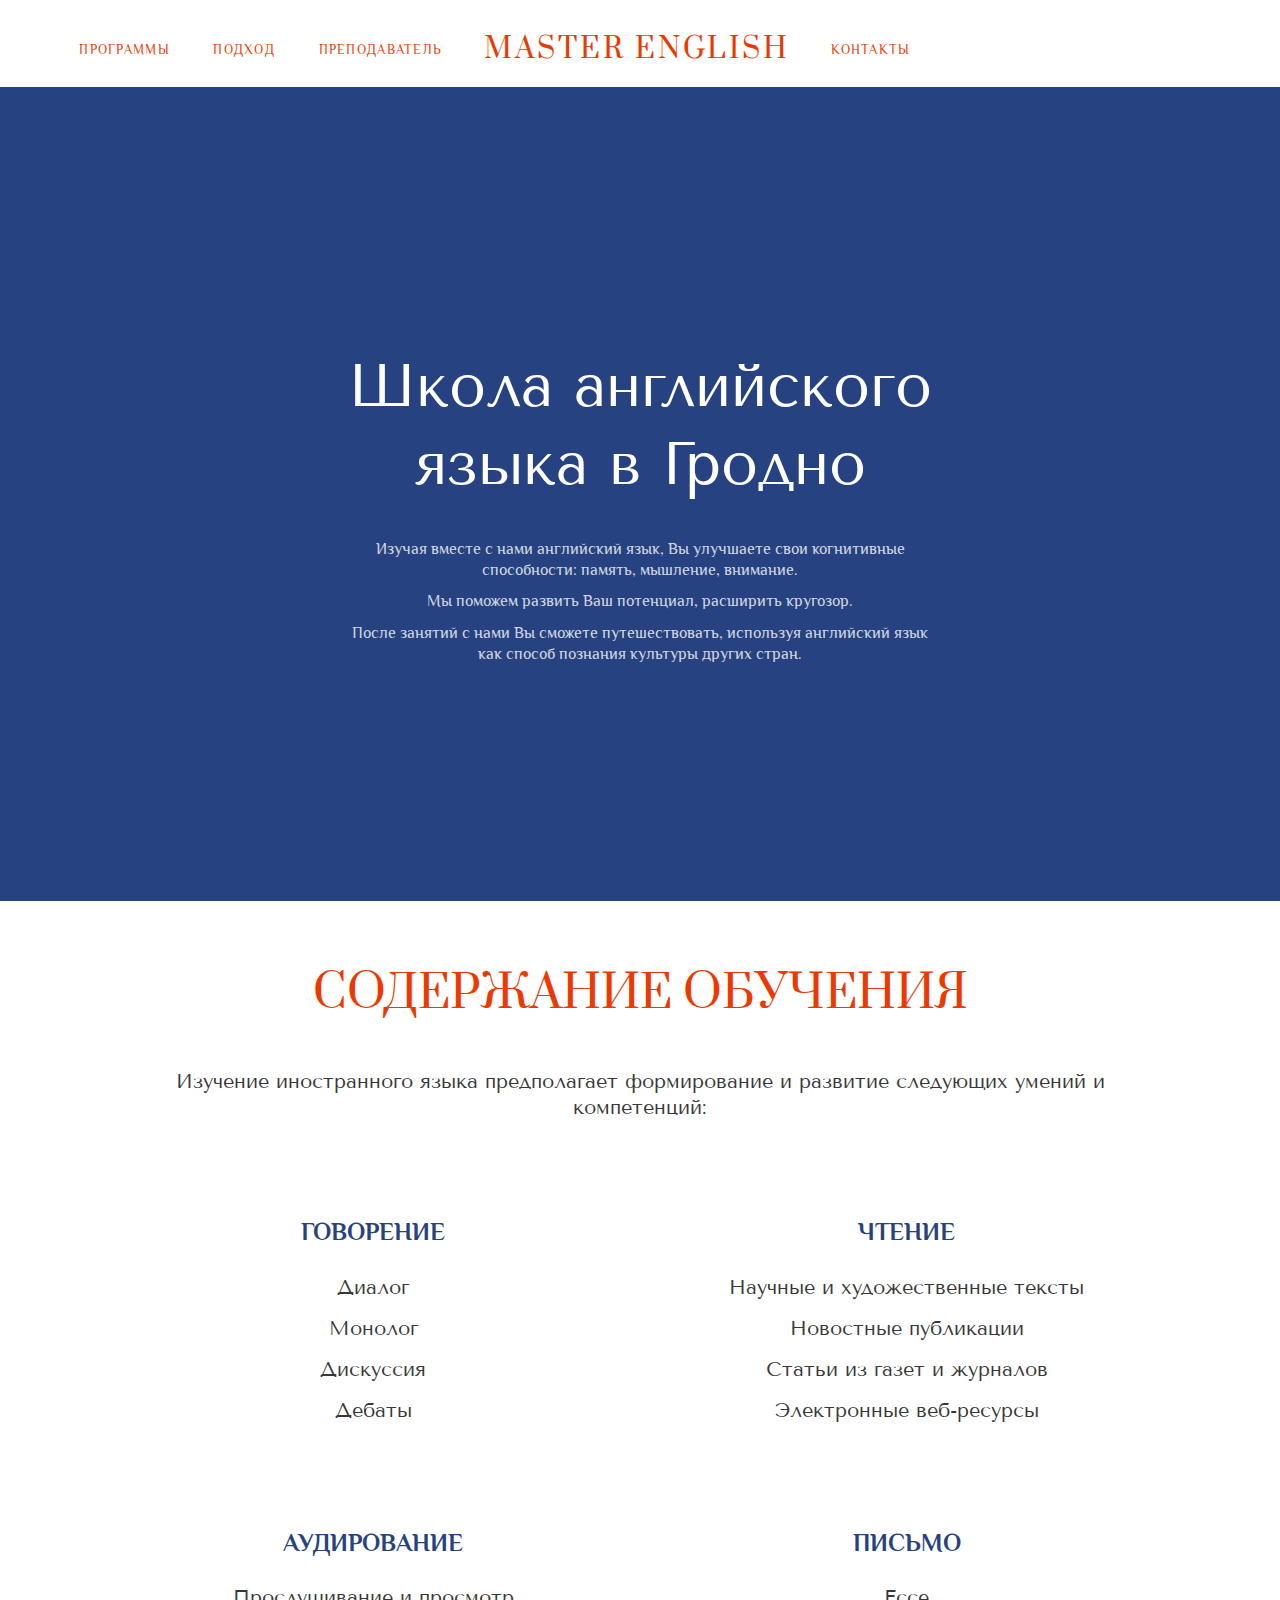
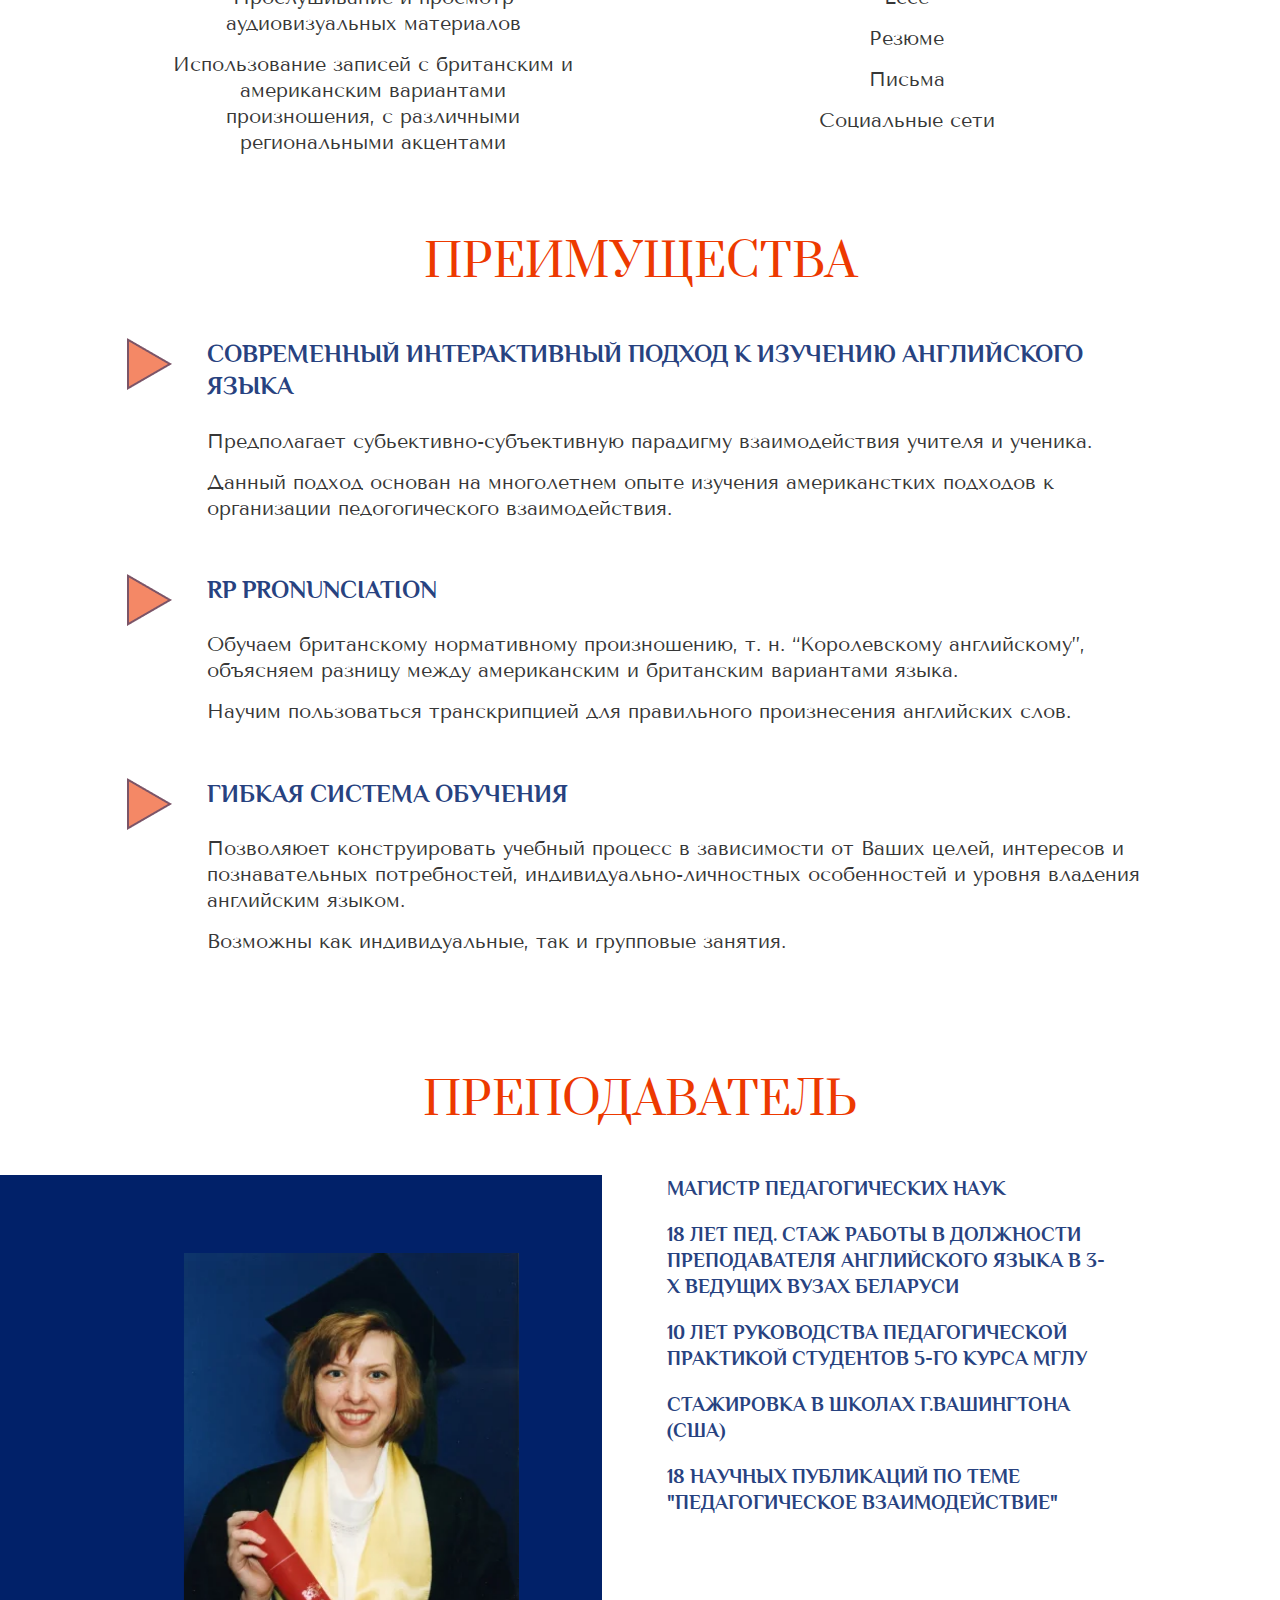
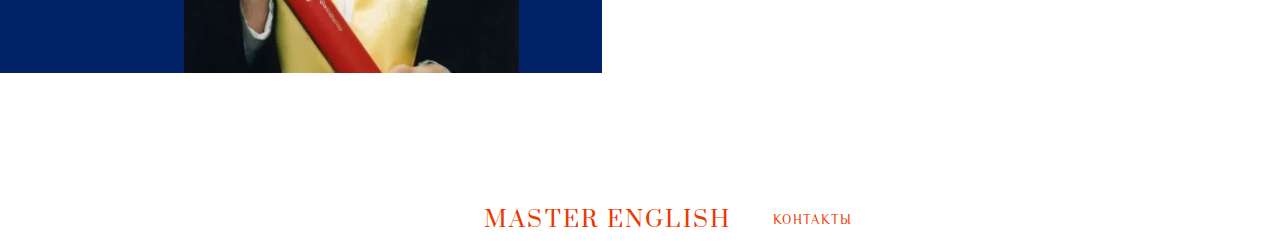
<file: index.html>
<!DOCTYPE html>
<html lang="ru">
<head>
    <meta http-equiv="Content-Type" content="text/html; charset=utf-8">
    <title>Master English - Школа английского языка в Гродно</title>
    <meta name="description" content="Школа Master English предлагает изучение английского языка на высоком уровне для всех желающих.">
    <meta name="viewport" content="width=device-width, initial-scale=1">
    <link rel="icon" href="/favicon.ico">
    <link rel="icon" type="image/svg+xml" href="icon.svg">
    <link rel="apple-touch-icon" href="/apple-touch-icon.png">
    <link rel="preconnect" href="https://fonts.gstatic.com">
    <link href="https://fonts.googleapis.com/css2?family=Philosopher&family=Prata&family=Tenor+Sans&display=swap" rel="stylesheet">
    <link href="https://fonts.googleapis.com/css2?family=Roboto+Slab:wght@300;400;600&display=swap" rel="stylesheet">
    <link rel="stylesheet" href="css/reset.css">
    <link rel="stylesheet" href="css/style.css">

</head>
<body class="page">
    <h1 class="visually-hidden"><span lang="en">Master English</span> - Школа английского языка в Гродно</h1>
    <header class="page__header">
        <nav class="menu js-menu">
            <h2 class="visually-hidden">Основная навигация</h2>
            <ul class="menu__list">
                <li class="menu__item"><a href="services.html" class="menu__link">Программы</a></li>
                <li class="menu__item"><a href="training.html" class="menu__link">Подход</a></li>
                <li class="menu__item"><a href="teacher.html" class="menu__link">Преподаватель</a></li>
                <li class="menu__item logo"><a lang ="en" href="/" class="menu__link logo__text">Master English</a></li>
                <li class="menu__item"><a href="contacts.html" class="menu__link">Контакты</a></li>
            </ul>
            <svg class="menu__trigger" viewBox="0 0 62 55" fill="none" xmlns="http://www.w3.org/2000/svg">
                <line y1="-2.5" x2="60" y2="-2.5" transform="matrix(1 0 -0.0285162 0.999593 0.983398 5)" stroke="#ED3900" stroke-width="5"/>
                <line y1="-2.5" x2="60" y2="-2.5" transform="matrix(1 0 -0.0285162 0.999593 0.983398 30)" stroke="#ED3900" stroke-width="5"/>
                <line y1="-2.5" x2="60" y2="-2.5" transform="matrix(1 0 -0.0285162 0.999593 0.983398 55)" stroke="#ED3900" stroke-width="5"/>
            </svg>
        </nav>
    </header>
    <main class="content">
        <section class="hero">
            <h2 class="visually-hidden">Превью</h2>
            <p class="hero__title">Школа английского языка в Гродно</p>
            <p class="hero__copy">Изучая вместе с нами английский язык, Вы улучшаете свои когнитивные способности: память, мышление, внимание.</p>
            <p class="hero__copy">Мы поможем развить Ваш потенциал, расширить кругозор.</p>
            <p class="hero__copy">После занятий с нами Вы сможете путешествовать, используя английский язык как способ познания культуры других стран.</p>
        </section>
        <section class="wrapper">
            <h2 class="content__title">Содержание обучения</h2>
            <p class="content__text content__text--center-desktop">Изучение иностранного языка предполагает формирование и развитие следующих умений и компетенций:</p>
            <div class="table-skills">
                <div class="table-skills__item">
                    <p class="content__subtitle table-skills__title">Говорение</p>
                    <ul>
                        <li><p class="content__text table-skills__text">Диалог</p></li>
                        <li><p class="content__text table-skills__text">Монолог</p></li>
                        <li><p class="content__text table-skills__text">Дискуссия</p></li>
                        <li><p class="content__text table-skills__text">Дебаты</p></li>
                    </ul>
                </div>
                <div class="table-skills__item">
                    <p class="content__subtitle table-skills__title">Чтение</p>
                    <ul>
                        <li><p class="content__text table-skills__text">Научные и художественные тексты</p></li>
                        <li><p class="content__text table-skills__text">Новостные публикации</p></li>
                        <li><p class="content__text table-skills__text">Статьи из газет и журналов</p></li>
                        <li><p class="content__text table-skills__text">Электронные веб-ресурсы</p></li>
                    </ul>
                </div>
                <div class="table-skills__item">
                    <p class="content__subtitle table-skills__title">Аудирование</p>
                    <ul>
                        <li><p class="content__text table-skills__text">Прослушивание и просмотр аудиовизуальных материалов</p></li>
                        <li><p class="content__text table-skills__text">Использование записей с британским и американским вариантами произношения, с различными региональными акцентами</p></li>
                    </ul>
                </div>
                <div class="table-skills__item">
                    <p class="content__subtitle table-skills__title">Письмо</p>
                    <ul>
                        <li><p class="content__text table-skills__text">Ессе</p></li>
                        <li><p class="content__text table-skills__text">Резюме</p></li>
                        <li><p class="content__text table-skills__text">Письма</p></li>
                        <li><p class="content__text table-skills__text">Социальные сети</p></li>
                    </ul>
                </div>
            </div>
        </section>
        <section class="wrapper">
            <h2 class="content__title">Преимущества</h2>
            <ul class="list-features">
                <li class="list-features__item">
                    <p class="content__subtitle list-features__title">Современный интерактивный подход к изучению английского языка</p>
                    <p class="content__text list-features__text">Предполагает субьективно-субъективную парадигму взаимодействия учителя и ученика. </p>
                    <p class="content__text list-features__text">Данный подход основан на многолетнем опыте изучения американстких подходов к организации педогогического взаимодействия.</p>
                </li>
                <li class="list-features__item">
                    <p lang="en" class="content__subtitle list-features__title">RP pronunciation</p>
                    <p class="content__text list-features__text">Обучаем британскому нормативному произношению, т. н. “Королевскому английскому”, объясняем разницу между американским и британским вариантами языка.</p>
                    <p class="content__text list-features__text">Научим пользоваться транскрипцией для правильного произнесения английских слов.</p>
                </li>
                <li class="list-features__item">
                    <p class="content__subtitle list-features__title">Гибкая система обучения</p>
                    <p class="content__text list-features__text">Позволяюет конструировать учебный процесс в зависимости от Ваших целей, интересов и познавательных потребностей, индивидуально-личностных особенностей и уровня владения английским языком.</p>
                    <p class="content__text list-features__text">Возможны как индивидуальные, так и групповые занятия.</p>
                </li>
            </ul>
        </section>
        <section class="wrapper wrapper--reset-sides">
            <h2 class="content__title">Преподаватель</h2>
            <div class="two-up">
                <div class="two-up__aside">
                    <picture>
                        <source srcset="img/teacher.webp" type="image/webp">
                        <img class="two-up__image" src="img/teacher.jpg" alt="Фотография преподавателя с выпускного после магистратуры.">
                    </picture>
                </div>
                <div class="two-up__body">
                    <p class="content__subtitle two-up__text">Магистр педагогических наук</p>
                    <p class="content__subtitle two-up__text">18 лет пед. стаж работы в должности преподавателя английского языка в 3-х ведущих вузах Беларуси</p>
                    <p class="content__subtitle two-up__text">10 лет руководства педагогической практикой студентов 5-го курса МГЛУ</p>
                    <p class="content__subtitle two-up__text">Стажировка в школах г.Вашингтона (США)</p>
                    <p class="content__subtitle two-up__text">18 научных публикаций по теме "Педагогическое взаимодействие"</p>
                </div>
            </div>
        </section>
    </main>
    <footer class="page__footer">
        <nav class="menu menu--hidden menu--small">
            <h2 class="visually-hidden">Нижний колонтитул</h2>
            <ul class="menu__list">
                <li class="menu__item logo logo--small"><a lang="en" href="/" class="menu__link logo__text">Master English</a></li>
                <li class="menu__item"><a href="contacts.html" class="menu__link">Контакты</a></li>
            </ul>
        </nav>
    </footer>
    <script src="script.js" type="text/javascript"></script>
</body>
</html>
</file>
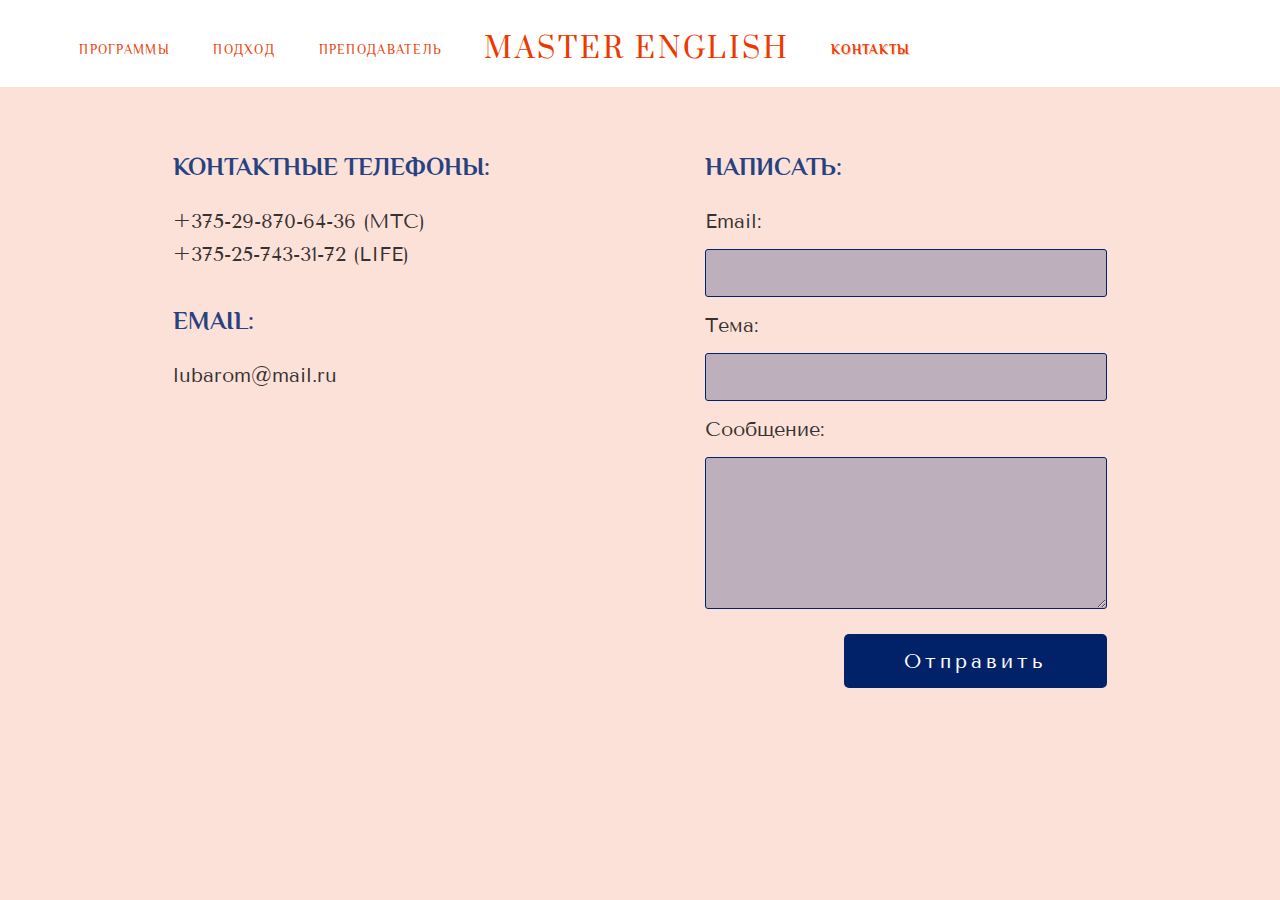
<file: contacts.html>
<!DOCTYPE html>
<html lang="ru">
<head>
    <meta http-equiv="Content-Type" content="text/html; charset=utf-8">
    <title>Контакты</title>
    <meta name="description" content="Свяжитесь с нами для записи, или если у Вас возникнут вопросы.">
    <meta name="viewport" content="width=device-width, initial-scale=1">
    <link rel="icon" href="/favicon.ico">
    <link rel="icon" type="image/svg+xml" href="icon.svg">
    <link rel="apple-touch-icon" href="/apple-touch-icon.png">
    <link rel="preconnect" href="https://fonts.gstatic.com">
    <link href="https://fonts.googleapis.com/css2?family=Philosopher&family=Prata&family=Tenor+Sans&display=swap" rel="stylesheet">
    <link rel="stylesheet" href="css/reset.css">
    <link rel="stylesheet" href="css/style.css">
</head>
<body class="page">
    <h1 class="visually-hidden">Контакты</h1>
    <header class="page__header">
        <nav class="menu js-menu">
            <h2 class="visually-hidden">Основная навигация</h2>
            <ul class="menu__list">
                <li class="menu__item"><a href="services.html" class="menu__link">Программы</a></li>
                <li class="menu__item"><a href="training.html" class="menu__link">Подход</a></li>
                <li class="menu__item"><a href="teacher.html" class="menu__link">Преподаватель</a></li>
                <li class="menu__item logo"><a lang ="en" href="/" class="menu__link logo__text">Master English</a></li>
                <li class="menu__item menu__item--active"><a href="contacts.html" class="menu__link">Контакты</a></li>
            </ul>
            <svg class="menu__trigger" viewBox="0 0 62 55" fill="none" xmlns="http://www.w3.org/2000/svg">
                <line y1="-2.5" x2="60" y2="-2.5" transform="matrix(1 0 -0.0285162 0.999593 0.983398 5)" stroke="#ED3900" stroke-width="5"/>
                <line y1="-2.5" x2="60" y2="-2.5" transform="matrix(1 0 -0.0285162 0.999593 0.983398 30)" stroke="#ED3900" stroke-width="5"/>
                <line y1="-2.5" x2="60" y2="-2.5" transform="matrix(1 0 -0.0285162 0.999593 0.983398 55)" stroke="#ED3900" stroke-width="5"/>
            </svg>
        </nav>
    </header>
    <main class="content">
        <section class="wrapper wrapper--reset-sides contacts-block">
            <h2 class="visually-hidden">Позвонить или написать</h2>
            <div class="two-up">
                <div class="two-up__body">
                    <p class="content__subtitle contacts-block__title">Контактные телефоны: </p>
                    <p class="content__text contacts-block__text">+375-29-870-64-36 (МТС)</p>
                    <p class="content__text contacts-block__text">+375-25-743-31-72 (LIFE)</p>
                    <p lang="en" class="content__subtitle contacts-block__title">Email:</p>
                    <p lang="en" class="content__text contacts-block__text">lubarom@mail.ru</p>
                </div>
                <div class="two-up__body">
                    <p class="content__subtitle contacts-block__title">Написать:</p>
                    <form class="form-message" action="" method="post" name="form">
                        <label for="email" class="form-message__label" lang="en">Email:</label>
                        <input class="form-message__field" name="email" id="email" type="text">
                        <label for="header" class="form-message__label">Тема:</label>
                        <input class="form-message__field" name="header" id="header" type="text">
                        <label for="message" class="form-message__label">Сообщение:</label>
                        <textarea class="form-message__field" name="message" id="message" rows="5"></textarea>
                        <button class="form-message__button" type="submit">Отправить</button>
                    </form>
                </div>
            </div>
        </section>
    </main>
    <script src="script.js" type="text/javascript"></script>
</body>
</html>
</file>
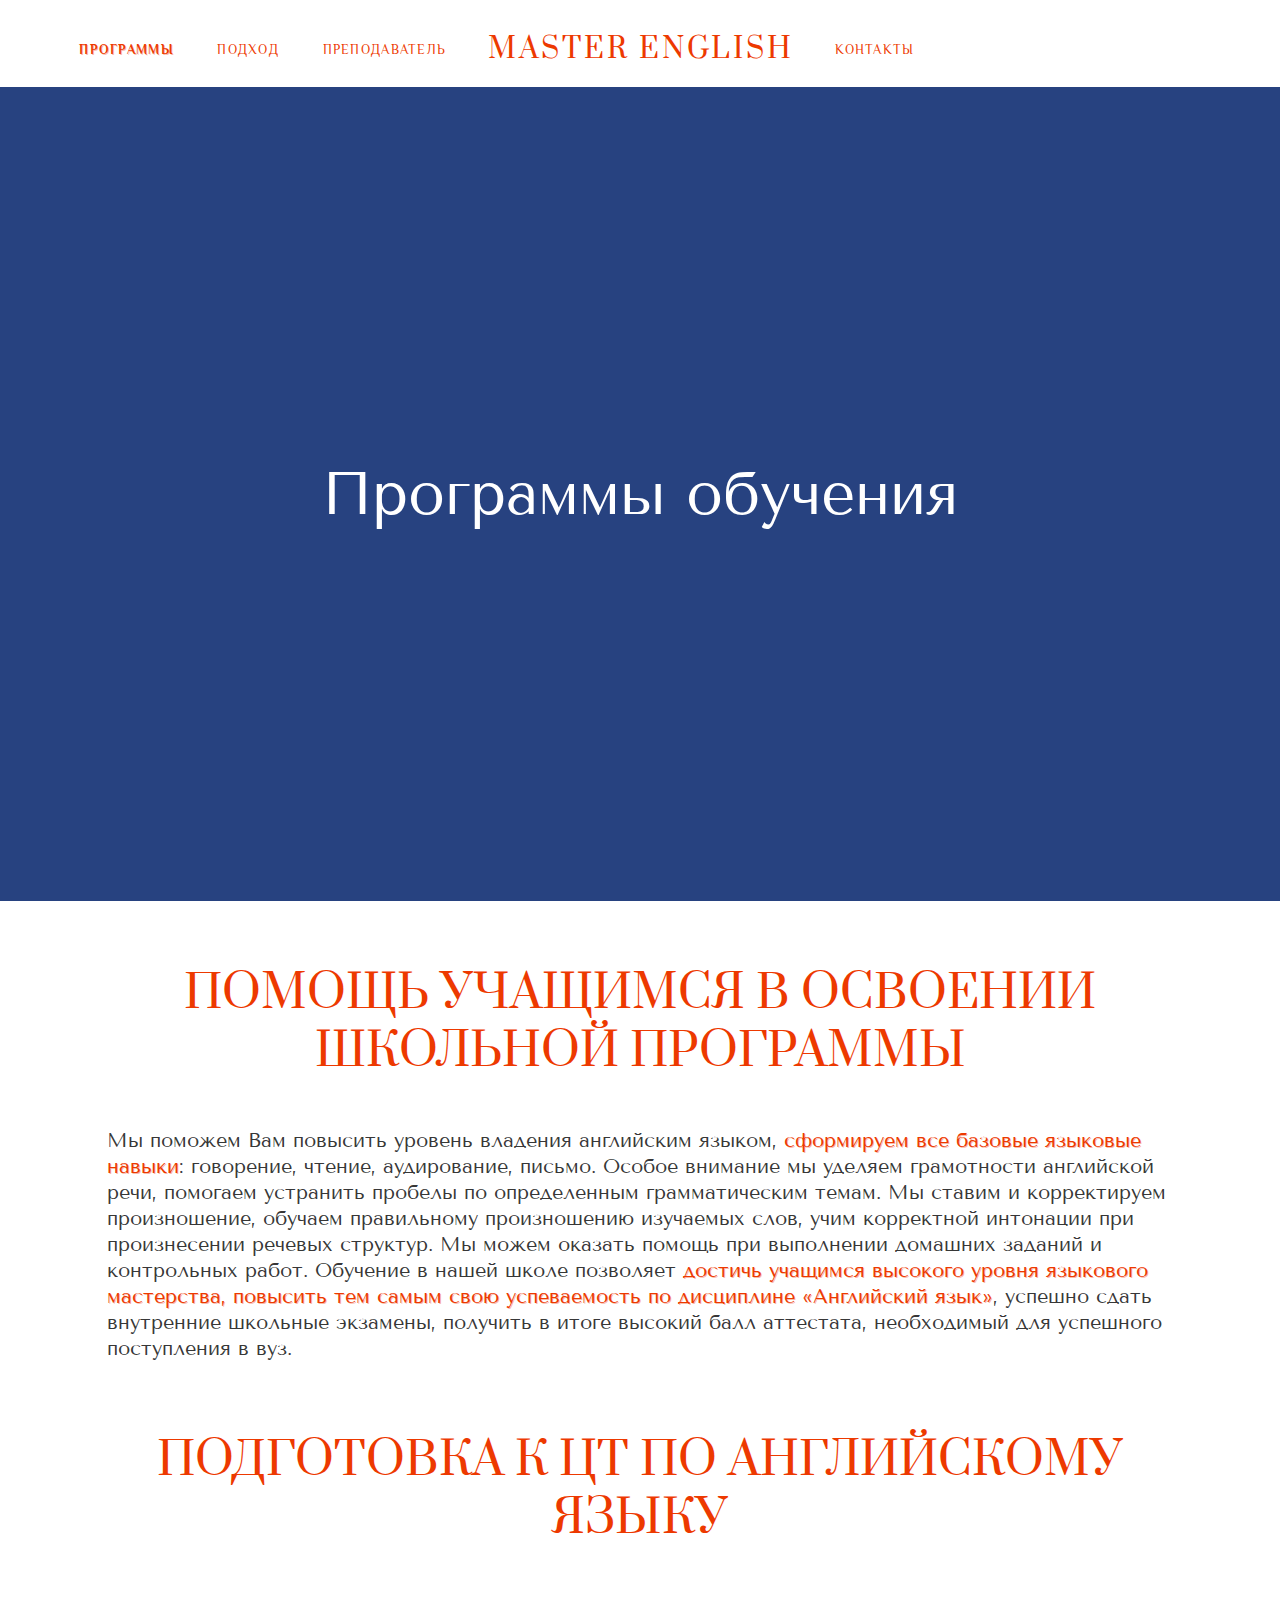
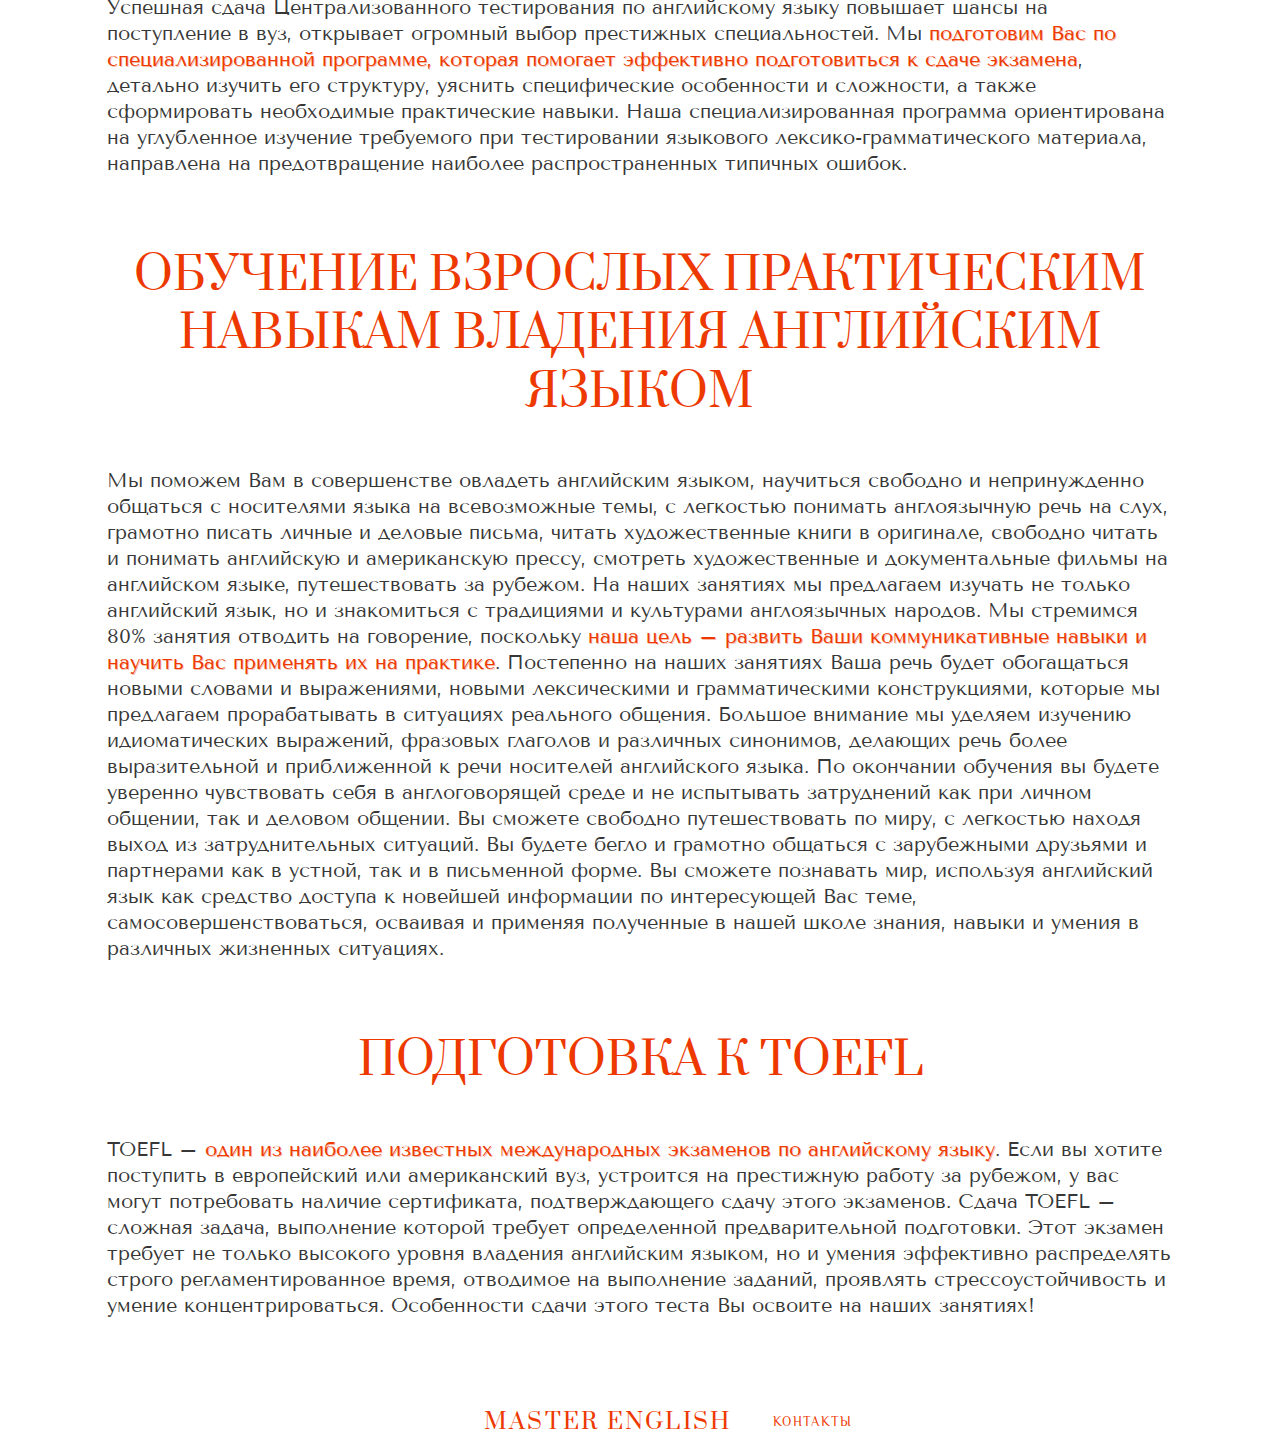
<file: services.html>
<!DOCTYPE html>
<html lang="ru">
<head>
    <meta http-equiv="Content-Type" content="text/html; charset=utf-8">
    <title>Программы обучения</title>
    <meta name="description" content="Разнообразные программы обучения и гибкий график подстоят изучение английского языка специально под Вас.">
    <meta name="viewport" content="width=device-width, initial-scale=1">
    <link rel="icon" href="/favicon.ico">
    <link rel="icon" type="image/svg+xml" href="icon.svg">
    <link rel="apple-touch-icon" href="/apple-touch-icon.png">
    <link rel="preconnect" href="https://fonts.gstatic.com">
    <link href="https://fonts.googleapis.com/css2?family=Philosopher&family=Prata&family=Tenor+Sans&display=swap" rel="stylesheet">
    <link rel="stylesheet" href="css/reset.css">
    <link rel="stylesheet" href="css/style.css">
</head>
<body class="page">
    <h1 style="display: none">Обучение в <span lang="en">Master English</span></h1>
    <header class="page__header">
        <nav class="menu js-menu">
            <h2 class="visually-hidden">Основная навигация</h2>
            <ul class="menu__list">
                <li class="menu__item menu__item--active"><a href="services.html" class="menu__link">Программы</a></li>
                <li class="menu__item"><a href="training.html" class="menu__link">Подход</a></li>
                <li class="menu__item"><a href="teacher.html" class="menu__link">Преподаватель</a></li>
                <li class="menu__item logo"><a lang ="en" href="/" class="menu__link logo__text">Master English</a></li>
                <li class="menu__item"><a href="contacts.html" class="menu__link">Контакты</a></li>
            </ul>
            <svg class="menu__trigger" viewBox="0 0 62 55" fill="none" xmlns="http://www.w3.org/2000/svg">
                <line y1="-2.5" x2="60" y2="-2.5" transform="matrix(1 0 -0.0285162 0.999593 0.983398 5)" stroke="#ED3900" stroke-width="5"/>
                <line y1="-2.5" x2="60" y2="-2.5" transform="matrix(1 0 -0.0285162 0.999593 0.983398 30)" stroke="#ED3900" stroke-width="5"/>
                <line y1="-2.5" x2="60" y2="-2.5" transform="matrix(1 0 -0.0285162 0.999593 0.983398 55)" stroke="#ED3900" stroke-width="5"/>
            </svg>
        </nav>
    </header>
    <main class="content">
        <section class="hero">
            <h2 class="hero__title">Программы обучения</h2>
        </section>
        <section class="wrapper">
            <h2 class="content__title">Помощь учащимся в освоении школьной программы</h2>
            <p class="content__text">Мы поможем Вам повысить уровень владения английским языком, <span class="content__text--strong">сформируем все базовые языковые навыки</span>: говорение, чтение, аудирование, письмо. Особое внимание мы уделяем грамотности английской речи, помогаем устранить пробелы по определенным грамматическим темам. Мы ставим и корректируем произношение, обучаем правильному произношению изучаемых слов, учим корректной интонации при произнесении речевых структур. Мы можем оказать помощь при выполнении домашних заданий и контрольных работ. Обучение в нашей школе позволяет <span class="content__text--strong">достичь учащимся высокого уровня языкового мастерства, повысить тем самым свою успеваемость по дисциплине «Английский язык»</span>, успешно сдать внутренние школьные экзамены, получить в итоге высокий балл аттестата, необходимый для успешного поступления в вуз.</p>
        </section>
        <section class="wrapper">
            <h2 class="content__title">Подготовка к ЦТ по английскому языку</h2>
            <p class="content__text">Успешная сдача Централизованного тестирования по английскому языку повышает шансы на поступление в вуз, открывает огромный выбор престижных специальностей. Мы <span class="content__text--strong">подготовим Вас по специализированной программе, которая помогает эффективно подготовиться к сдаче экзамена</span>, детально изучить его структуру, уяснить специфические особенности и сложности, а также сформировать необходимые практические навыки. Наша специализированная программа ориентирована на углубленное изучение требуемого при тестировании языкового лексико-грамматического материала, направлена на предотвращение наиболее распространенных типичных ошибок.</p>
        </section>
        <section class="wrapper">
            <h2 class="content__title">Обучение взрослых практическим навыкам владения английским языком</h2>
            <p class="content__text">Мы поможем Вам в совершенстве овладеть английским языком, научиться свободно и непринужденно общаться с носителями языка на всевозможные темы, с легкостью понимать англоязычную речь на слух, грамотно писать личные и деловые письма, читать художественные книги в оригинале, свободно читать и понимать английскую и американскую прессу, смотреть художественные и документальные фильмы на английском языке, путешествовать за рубежом. На наших занятиях мы предлагаем изучать не только английский язык, но и знакомиться с традициями и культурами англоязычных народов. Мы стремимся 80% занятия отводить на говорение, поскольку <span class="content__text--strong">наша цель – развить Ваши коммуникативные навыки и научить Вас применять их на практике</span>. Постепенно на наших занятиях Ваша речь будет обогащаться новыми словами и выражениями, новыми лексическими и грамматическими конструкциями, которые мы предлагаем прорабатывать в ситуациях реального общения. Большое внимание мы уделяем изучению идиоматических выражений, фразовых глаголов и различных синонимов, делающих речь более выразительной и приближенной к речи носителей английского языка. По окончании обучения вы будете уверенно чувствовать себя в англоговорящей среде и не испытывать затруднений как при личном общении, так и деловом общении. Вы сможете свободно путешествовать по миру, с легкостью находя выход из затруднительных ситуаций. Вы будете бегло и грамотно общаться с зарубежными друзьями и партнерами как в устной, так и в письменной форме. Вы сможете познавать мир, используя английский язык как средство доступа к новейшей информации по интересующей Вас теме, самосовершенствоваться, осваивая и применяя полученные в нашей школе знания, навыки и умения в различных жизненных ситуациях.</p>
        </section>
        <section class="wrapper">
            <h2 class="content__title">Подготовка к <span lang="en">TOEFL</span></h2>
            <p class="content__text"><span lang="en">TOEFL</span> – <span class="content__text--strong">один из наиболее известных международных экзаменов по английскому языку</span>. Если вы хотите поступить в европейский или американский вуз, устроится на престижную работу за рубежом, у вас могут потребовать наличие сертификата, подтверждающего сдачу этого экзаменов. Сдача <span lang="en">TOEFL</span> – сложная задача, выполнение которой требует определенной предварительной подготовки. Этот экзамен требует не только высокого уровня владения английским языком, но и умения эффективно распределять строго регламентированное время, отводимое на выполнение заданий, проявлять стрессоустойчивость и умение концентрироваться. Особенности сдачи этого теста Вы освоите на наших занятиях!</p>
        </section>
    </main>
    <footer class="page__footer">
        <nav class="menu menu--hidden menu--small">
            <h2 class="visually-hidden">Нижний колонтитул</h2>
            <ul class="menu__list">
                <li class="menu__item logo logo--small"><a lang="en" href="/" class="menu__link logo__text">Master English</a></li>
                <li class="menu__item"><a href="contacts.html" class="menu__link">Контакты</a></li>
            </ul>
        </nav>
    </footer>
    <script src="script.js" type="text/javascript"></script>
</body>
</html>
</file>
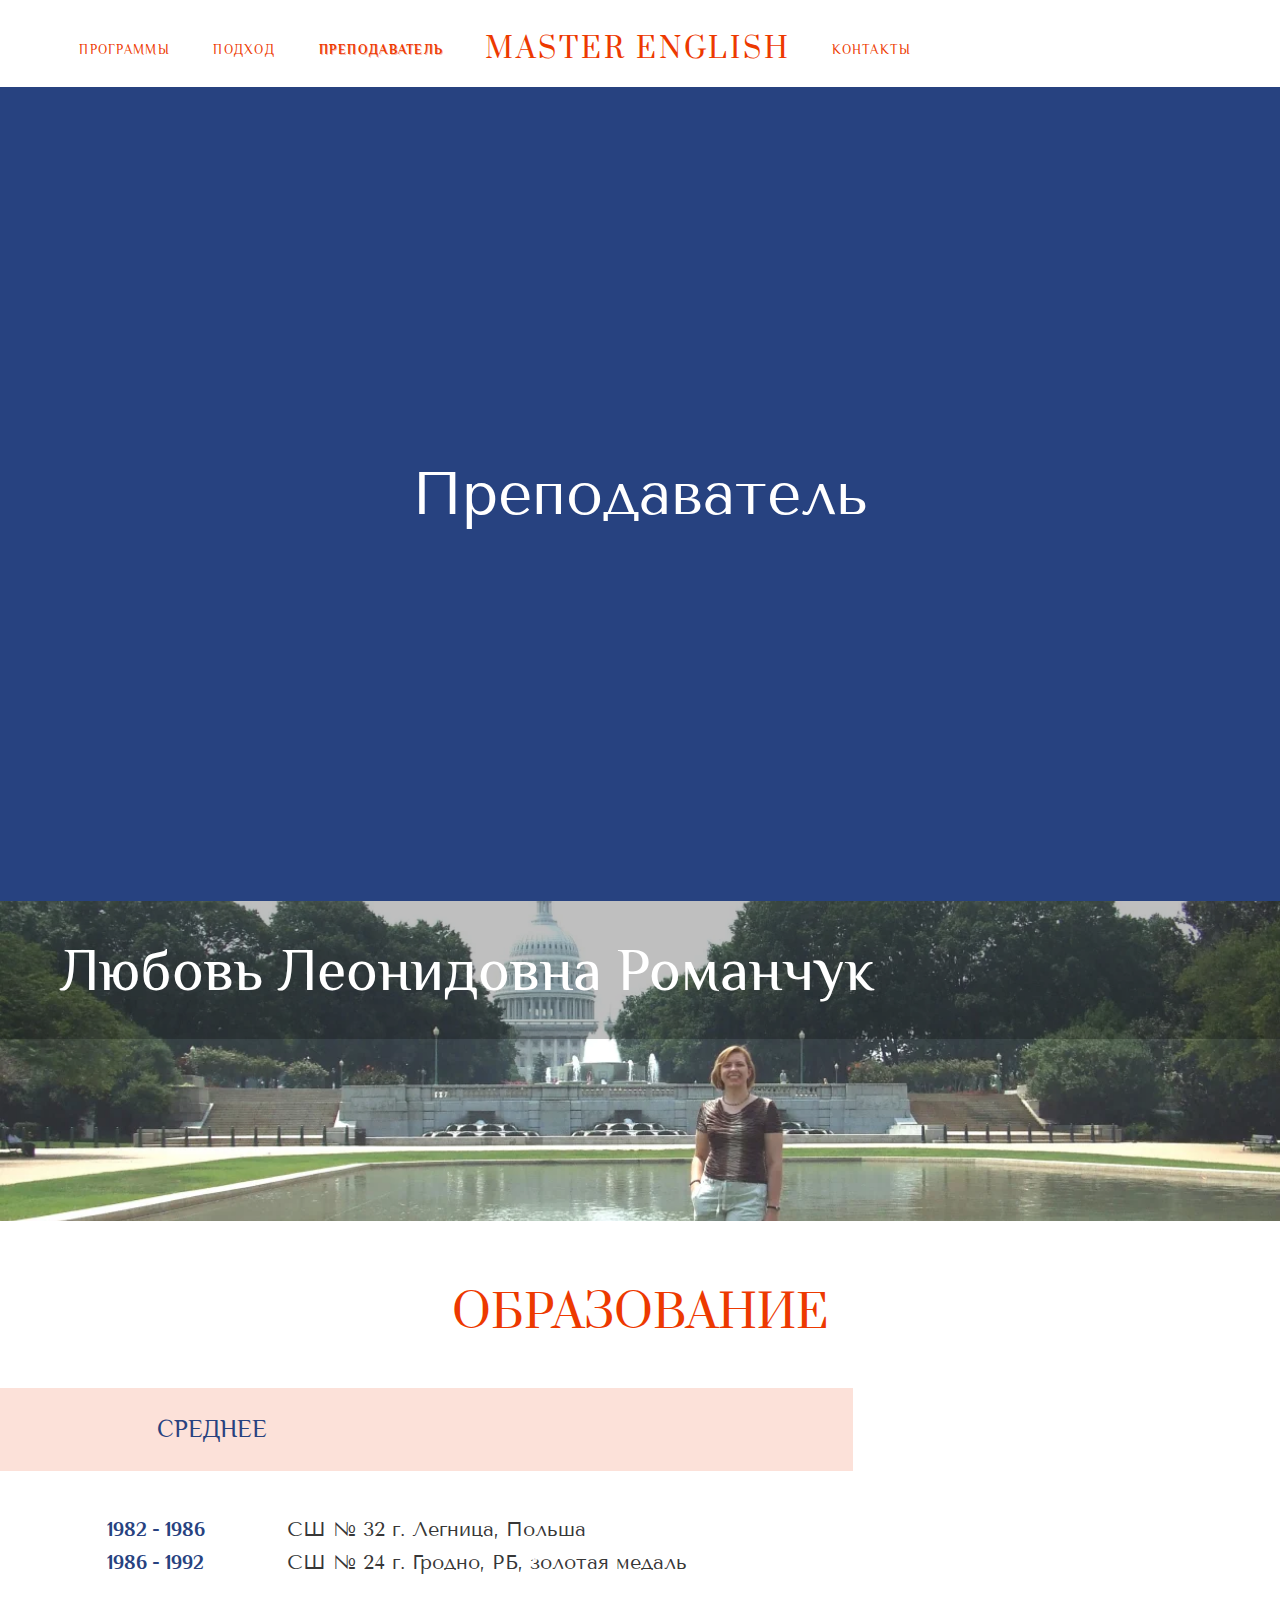
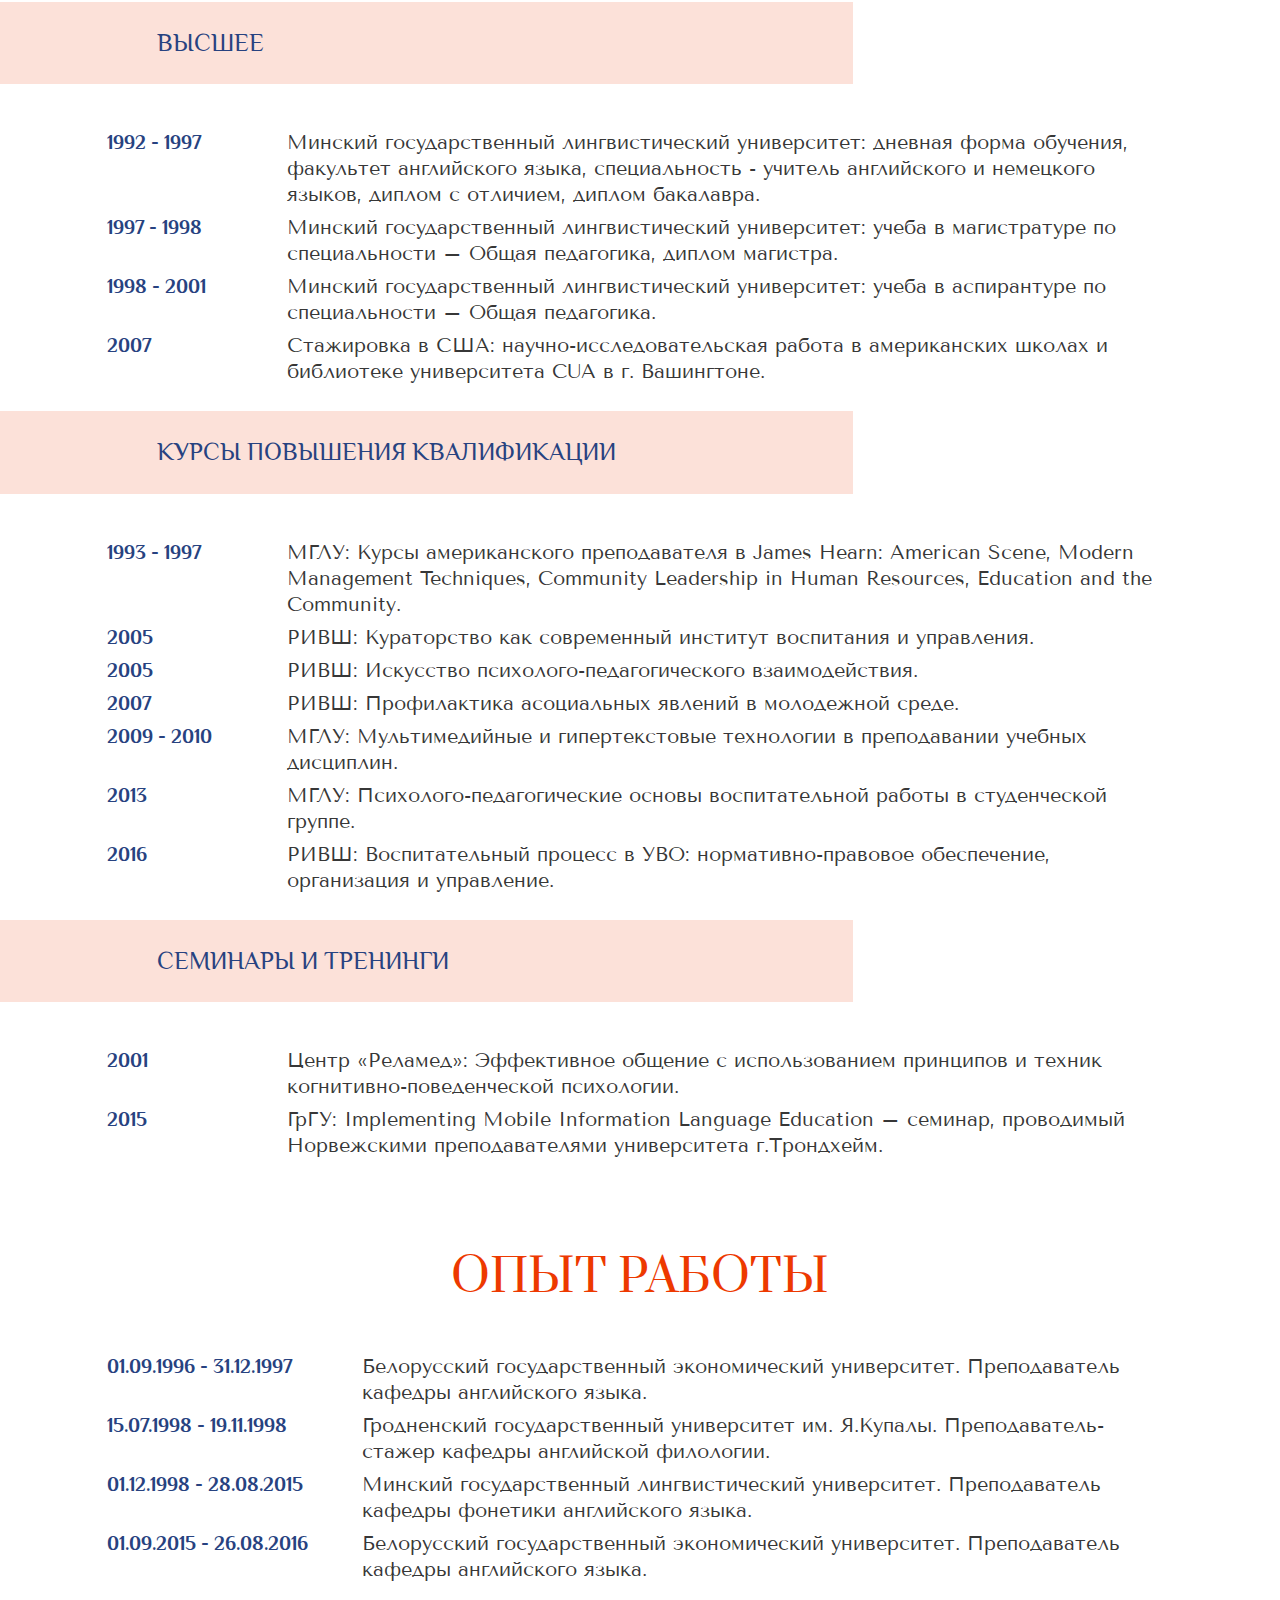
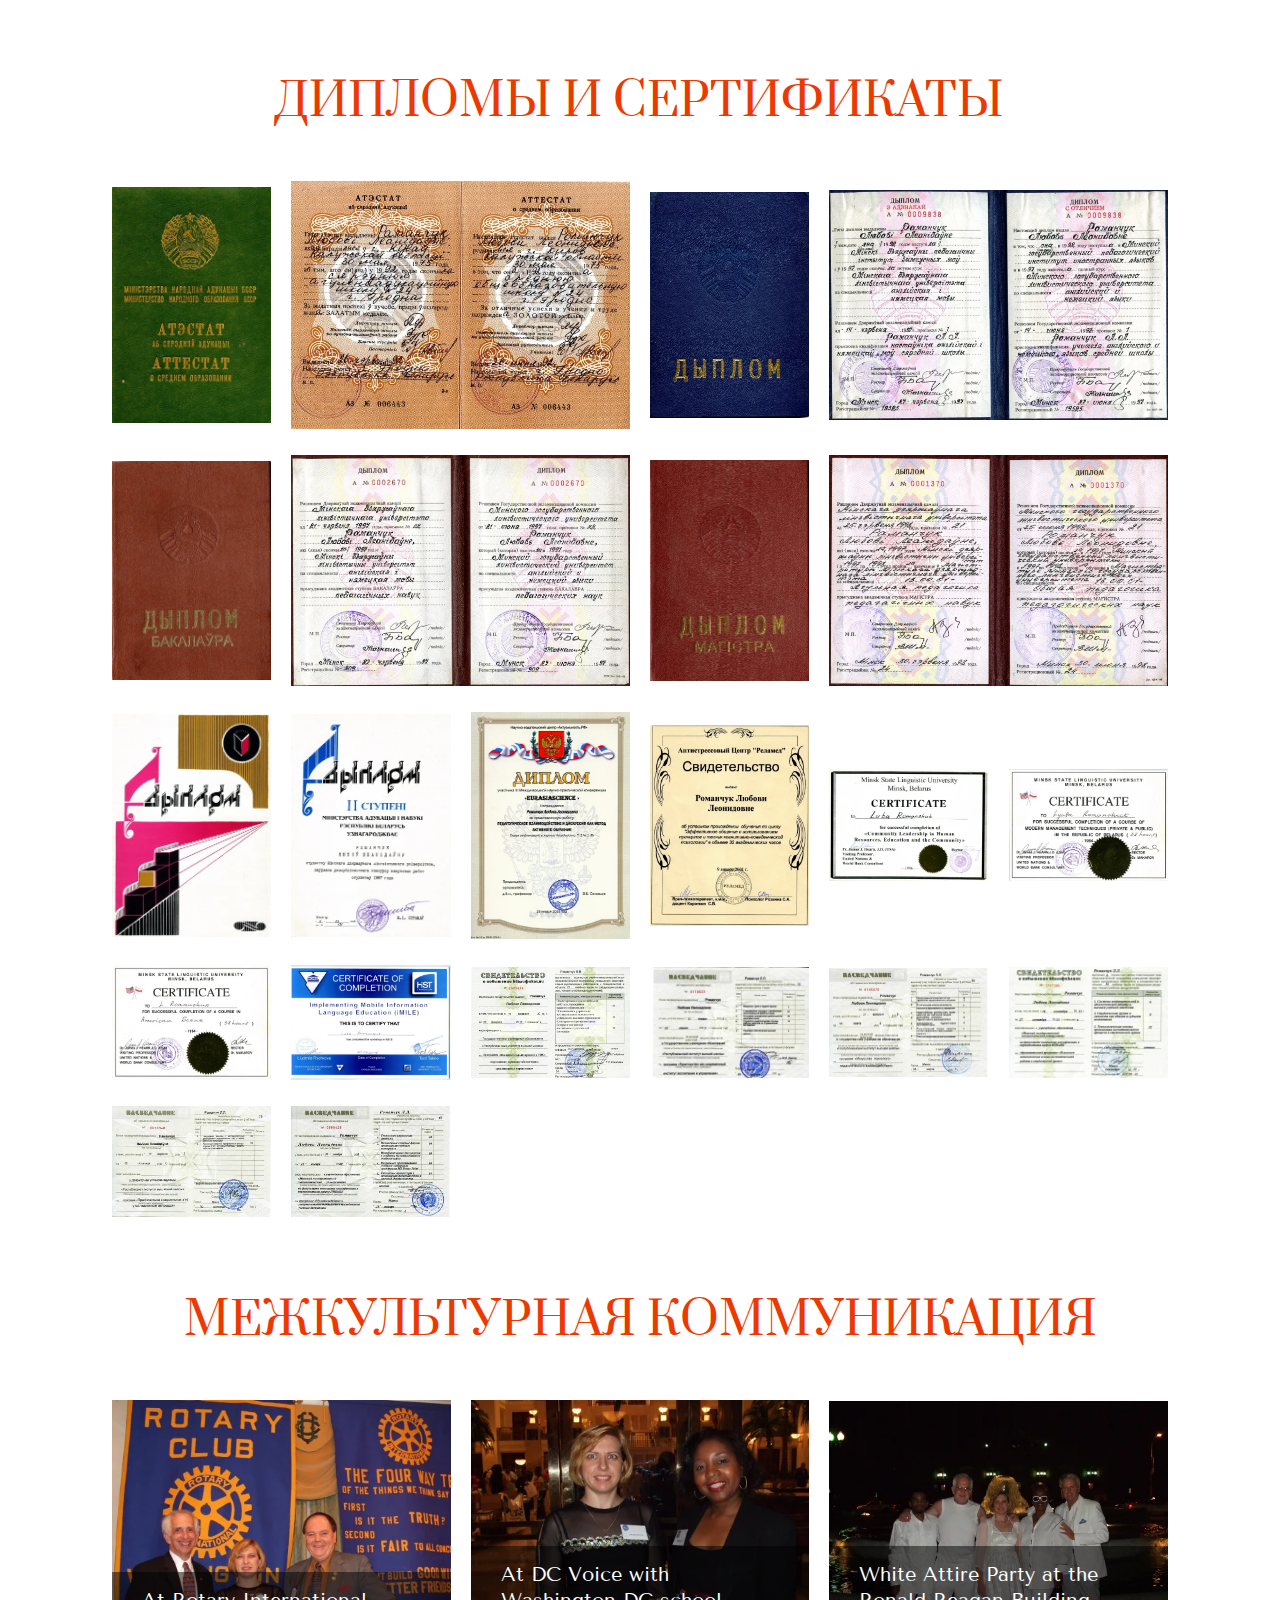
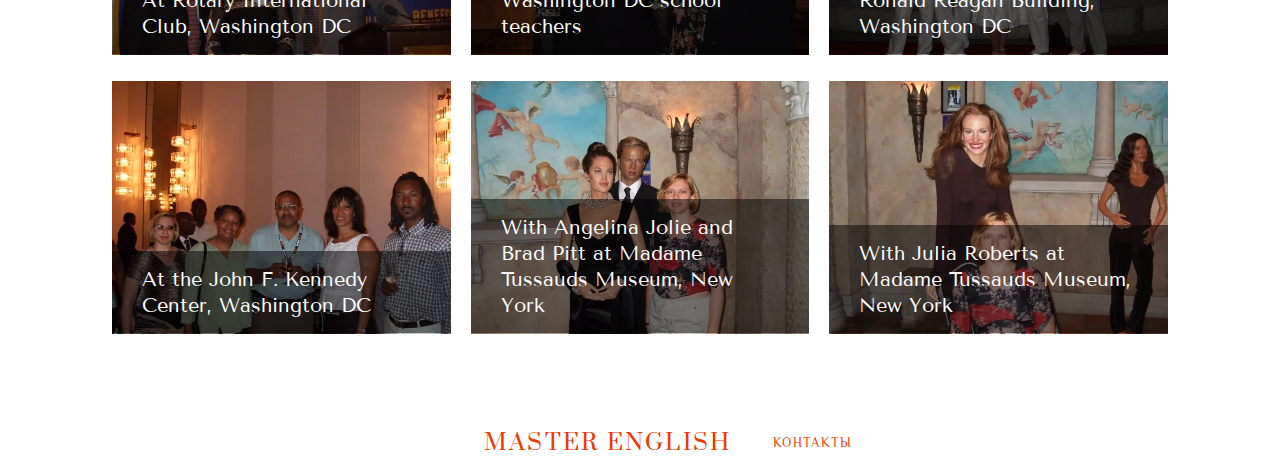
<file: teacher.html>
<!DOCTYPE html>
<html lang="ru">
<head>
    <meta http-equiv="Content-Type" content="text/html; charset=utf-8">
    <title>Преподаватель</title>
    <meta name="description" content="Изучайте английский язык вместе с нашим высококвалифицированным преподавателем.">
    <meta name="viewport" content="width=device-width, initial-scale=1">
    <link rel="icon" href="/favicon.ico">
    <link rel="icon" type="image/svg+xml" href="icon.svg">
    <link rel="apple-touch-icon" href="/apple-touch-icon.png">
    <link rel="preconnect" href="https://fonts.gstatic.com">
    <link href="https://fonts.googleapis.com/css2?family=Philosopher&family=Prata&family=Tenor+Sans&display=swap" rel="stylesheet">
    <link rel="stylesheet" href="css/reset.css">
    <link rel="stylesheet" href="css/style.css">
</head>
<body class="page">
    <h1 class="visually-hidden" class="hero__title">Преподаватель</h1>
    <header class="page__header">
        <nav class="menu js-menu">
            <h2 class="visually-hidden">Основная навигация</h2>
            <ul class="menu__list">
                <li class="menu__item"><a href="services.html" class="menu__link">Программы</a></li>
                <li class="menu__item"><a href="training.html" class="menu__link">Подход</a></li>
                <li class="menu__item menu__item--active"><a href="teacher.html" class="menu__link">Преподаватель</a></li>
                <li class="menu__item logo"><a lang ="en" href="/" class="menu__link logo__text">Master English</a></li>
                <li class="menu__item"><a href="contacts.html" class="menu__link">Контакты</a></li>
            </ul>
            <svg class="menu__trigger" viewBox="0 0 62 55" fill="none" xmlns="http://www.w3.org/2000/svg">
                <line y1="-2.5" x2="60" y2="-2.5" transform="matrix(1 0 -0.0285162 0.999593 0.983398 5)" stroke="#ED3900" stroke-width="5"/>
                <line y1="-2.5" x2="60" y2="-2.5" transform="matrix(1 0 -0.0285162 0.999593 0.983398 30)" stroke="#ED3900" stroke-width="5"/>
                <line y1="-2.5" x2="60" y2="-2.5" transform="matrix(1 0 -0.0285162 0.999593 0.983398 55)" stroke="#ED3900" stroke-width="5"/>
            </svg>
        </nav>
    </header>
    <main class="content">
        <div class="hero">
            <p class="hero__title">Преподаватель</p>
        </div>
        <div class="photo-teacher">
            <p class="photo-teacher__caption">Любовь Леонидовна Романчук</p>
        </div>
        <section class="wrapper">
            <h2 class="content__title">Образование</h2>
            <h3 class="title-block title-block--with-wrapper content__subtitle">Среднее</h3>
            <div class="table-date">
                <p class="table-date__date content__text">1982 - 1986</p>
                <p class="content__text">СШ № 32 г. Легница, Польша</p>
                <p class="table-date__date content__text">1986 - 1992</p>
                <p class="content__text">СШ № 24 г. Гродно, РБ, золотая медаль</p>
            </div>
            <h3 class="title-block title-block--with-wrapper content__subtitle">Высшее</h3>
            <div class="table-date">
                <p class="table-date__date content__text">1992 - 1997</p>
                <p class="content__text">Минский государственный лингвистический университет: дневная форма обучения, факультет английского языка, специальность - учитель английского и немецкого языков, диплом с отличием, диплом бакалавра.</p>
                <p class="table-date__date content__text">1997 - 1998</p>
                <p class="content__text">Минский государственный лингвистический университет: учеба в магистратуре по специальности – Общая педагогика, диплом магистра.</p>
                <p class="table-date__date content__text">1998 - 2001</p>
                <p class="content__text">Минский государственный лингвистический университет: учеба в аспирантуре по специальности – Общая педагогика.</p>
                <p class="table-date__date content__text">2007</p>
                <p class="content__text">Стажировка в США: научно-исследовательская работа в американских школах и библиотеке университета CUA в г. Вашингтоне.</p>
            </div>
            <h3 class="title-block title-block--with-wrapper content__subtitle">Курсы повышения квалификации</h3>
            <div class="table-date">
                <p class="table-date__date content__text">1993 - 1997</p>
                <p class="content__text">МГЛУ: Курсы американского преподавателя в <span lang="en">James Hearn: American Scene, Modern Management Techniques, Community Leadership in Human Resources, Education and the Community.</span></p>
                <p class="table-date__date content__text">2005</p>
                <p class="content__text">РИВШ: Кураторство как современный институт воспитания и управления.</p>
                <p class="table-date__date content__text">2005</p>
                <p class="content__text">РИВШ: Искусство психолого-педагогического взаимодействия.</p>
                <p class="table-date__date content__text">2007</p>
                <p class="content__text">РИВШ: Профилактика асоциальных явлений в молодежной среде.</p>
                <p class="table-date__date content__text">2009 - 2010</p>
                <p class="content__text">МГЛУ: Мультимедийные и гипертекстовые технологии в преподавании учебных дисциплин.</p>
                <p class="table-date__date content__text">2013</p>
                <p class="content__text">МГЛУ: Психолого-педагогические основы воспитательной работы в студенческой группе.</p>
                <p class="table-date__date content__text">2016</p>
                <p class="content__text">РИВШ: Воспитательный процесс в УВО: нормативно-правовое обеспечение, организация и управление.</p>
            </div>
            <h3 class="title-block title-block--with-wrapper content__subtitle">Семинары и тренинги</h3>
            <div class="table-date">
                <p class="table-date__date content__text">2001</p>
                <p class="content__text">Центр «Реламед»: Эффективное общение с использованием принципов и техник когнитивно-поведенческой психологии.</p>
                <p class="table-date__date content__text">2015</p>
                <p class="content__text">ГрГУ: <span lang="en">Implementing Mobile Information Language Education</span> – семинар, проводимый Норвежскими преподавателями университета г.Трондхейм.</p>
            </div>
        </section>
        <section class="wrapper">
            <h2 class="content__title">Опыт работы</h2>
            <div class="table-date table-date--full-date">
                <p class="table-date__date content__text">01.09.1996 - 31.12.1997</p>
                <p class="content__text">Белорусский государственный экономический университет. Преподаватель кафедры английского языка.</p>
                <p class="table-date__date content__text">15.07.1998 - 19.11.1998</p>
                <p class="content__text">Гродненский государственный университет им. Я.Купалы. Преподаватель-стажер кафедры английской филологии.</p>
                <p class="table-date__date content__text">01.12.1998 - 28.08.2015</p>
                <p class="content__text">Минский государственный лингвистический университет. Преподаватель кафедры фонетики английского языка.</p>
                <p class="table-date__date content__text">01.09.2015 - 26.08.2016</p>
                <p class="content__text">Белорусский государственный экономический университет. Преподаватель кафедры английского языка.</p>
            </div>
        </section>
        <section class="wrapper">
            <h2 class="content__title">Дипломы и сертификаты</h2>
            <div class="grid-photos">
                <figure class="grid-photos__item">
                    <picture>
                        <source srcset="img/diplomas/1.webp" type="image/webp">
                        <img src="img/diplomas/1.jpg" alt="Обложка аттестата о среднем образовании." class="grid-photos__image">
                    </picture>
                </figure>
                <figure class="grid-photos__item grid-photos__item--double">
                    <picture>
                        <source srcset="img/diplomas/2.webp" type="image/webp">
                        <img src="img/diplomas/2.jpg" alt="Разворот аттестата о среднем образовании." class="grid-photos__image">
                    </picture>
                </figure>
                <figure class="grid-photos__item">
                    <picture>
                        <source srcset="img/diplomas/3.webp" type="image/webp">
                        <img src="img/diplomas/3.jpg" alt="Обложка диплома о высшем образовании." class="grid-photos__image">
                    </picture>
                </figure>
                <figure class="grid-photos__item grid-photos__item--double">
                    <picture>
                        <source srcset="img/diplomas/4.webp" type="image/webp">
                        <img src="img/diplomas/4.jpg" alt="Разворот диплома о высшем образовании." class="grid-photos__image">
                    </picture>
                </figure>
                <figure class="grid-photos__item">
                    <picture>
                        <source srcset="img/diplomas/7.webp" type="image/webp">
                        <img src="img/diplomas/7.jpg" alt="Обложка диплома о высшем бакалавра." class="grid-photos__image">
                    </picture>
                </figure>
                <figure class="grid-photos__item grid-photos__item--double">
                    <picture>
                        <source srcset="img/diplomas/8.webp" type="image/webp">
                        <img src="img/diplomas/8.jpg" alt="Разворот диплома о высшем бакалавра." class="grid-photos__image">
                    </picture>
                </figure>
                <figure class="grid-photos__item">
                    <picture>
                        <source srcset="img/diplomas/9.webp" type="image/webp">
                        <img src="img/diplomas/9.jpg" alt="Обложка диплома о высшем магистра." class="grid-photos__image">
                    </picture>
                </figure>
                <figure class="grid-photos__item grid-photos__item--double">
                    <picture>
                        <source srcset="img/diplomas/10.webp" type="image/webp">
                        <img src="img/diplomas/10.jpg" alt="Разворот диплома о высшем магистра." class="grid-photos__image">
                    </picture>
                </figure>
                <figure class="grid-photos__item">
                    <picture>
                        <source srcset="img/diplomas/13.webp" type="image/webp">
                        <img src="img/diplomas/13.jpg" alt="Диплом." class="grid-photos__image">
                    </picture>
                </figure>
                <figure class="grid-photos__item">
                    <picture>
                        <source srcset="img/diplomas/14.webp" type="image/webp">
                        <img src="img/diplomas/14.jpg" alt="Диплом второй степени республиканского конкурса научных работ 1997 года." class="grid-photos__image">
                    </picture>
                </figure>
                <figure class="grid-photos__item">
                    <picture>
                        <source srcset="img/diplomas/19.webp" type="image/webp">
                        <img src="img/diplomas/19.jpg" alt="Диплом участника третьей Международной научно-практической кинференции." class="grid-photos__image">
                    </picture>
                </figure>
                <figure class="grid-photos__item">
                    <picture>
                        <source srcset="img/diplomas/20.webp" type="image/webp">
                        <img src="img/diplomas/20.jpg" alt="Свидетельство об успешном прохождении обучения по циклу 'Эффективное общение с использованием принципов и техник когнитивно-поведенческой психологии'." class="grid-photos__image">
                    </picture>
                </figure>
                <figure class="grid-photos__item">
                    <picture>
                        <source srcset="img/diplomas/15.webp" type="image/webp">
                        <img src="img/diplomas/15.jpg" alt="Certificate for successful completion of 'Community Leadership in Human Resources, Education and the Community'." class="grid-photos__image">
                    </picture>
                </figure>
                <figure class="grid-photos__item">
                    <picture>
                        <source srcset="img/diplomas/16.webp" type="image/webp">
                        <img src="img/diplomas/16.jpg" alt="Certificate for successful completion of a course of modern management techiques." class="grid-photos__image">
                    </picture>
                </figure>
                <figure class="grid-photos__item">
                    <picture>
                        <source srcset="img/diplomas/17.webp" type="image/webp">
                        <img src="img/diplomas/17.jpg" alt="Certificate for successful completion of a course in 'American Scene'." class="grid-photos__image">
                    </picture>
                </figure>
                <figure class="grid-photos__item">
                    <picture>
                        <source srcset="img/diplomas/18.webp" type="image/webp">
                        <img src="img/diplomas/18.jpg" alt="Certificate." class="grid-photos__image">
                    </picture>
                </figure>
                <figure class="grid-photos__item">
                    <picture>
                        <source srcset="img/diplomas/21.webp" type="image/webp">
                        <img src="img/diplomas/21.jpg" alt="Свидетельство о повышении квалификации по программе 'Воспитательный процесс в УВО'." class="grid-photos__image">
                    </picture>
                </figure>
                <figure class="grid-photos__item">
                    <picture>
                        <source srcset="img/diplomas/22.webp" type="image/webp">
                        <img src="img/diplomas/22.jpg" alt="Свидетельство о повышении квалификации по программе 'Кураторство как современный институт воспитания и управления'." class="grid-photos__image">
                    </picture>
                </figure>
                <figure class="grid-photos__item">
                    <picture>
                        <source srcset="img/diplomas/23.webp" type="image/webp">
                        <img src="img/diplomas/23.jpg" alt="Свидетельство о повышении квалификации по программе 'Искусство психолого-педагогического взаимодействия'." class="grid-photos__image">
                    </picture>
                </figure>
                <figure class="grid-photos__item">
                    <picture>
                        <source srcset="img/diplomas/24.webp" type="image/webp">
                        <img src="img/diplomas/24.jpg" alt="Свидетельство о повышении квалификации." class="grid-photos__image">
                    </picture>
                </figure>
                <figure class="grid-photos__item">
                    <picture>
                        <source srcset="img/diplomas/25.webp" type="image/webp">
                        <img src="img/diplomas/25.jpg" alt="Свидетельство о повышении квалификации." class="grid-photos__image">
                    </picture>
                </figure>
                <figure class="grid-photos__item">
                    <picture>
                        <source srcset="img/diplomas/26.webp" type="image/webp">
                        <img src="img/diplomas/26.jpg" alt="Свидетельство о повышении квалификации." class="grid-photos__image">
                    </picture>
                </figure>
            </div>
        </section>
        <section class="wrapper">
            <h2 class="content__title">Межкультурная коммуникация </h2>
            <div class="grid-photos">
                <figure class="grid-photos__item grid-photos__item--triple">
                    <picture>
                        <source srcset="img/intercultural/1.webp" type="image/webp">
                        <img src="img/intercultural/1.jpg" alt="Фотография преподавателя с людьми." class="grid-photos__image">
                    </picture>
                    <figcaption lang="en" class="content__text grid-photos__caption">At Rotary International Club, Washington DC</figcaption>
                </figure>
                <figure class="grid-photos__item grid-photos__item--triple">
                    <picture>
                        <source srcset="img/intercultural/2.webp" type="image/webp">
                        <img src="img/intercultural/2.jpg" alt="Фотография преподавателя с людьми." class="grid-photos__image">
                    </picture>
                    <figcaption lang="en" class="content__text grid-photos__caption">At DC Voice with Washington DC school teachers</figcaption>
                </figure>
                <figure class="grid-photos__item grid-photos__item--triple">
                    <picture>
                        <source srcset="img/intercultural/3.webp" type="image/webp">
                        <img src="img/intercultural/3.jpg" alt="Фотография преподавателя с людьми." class="grid-photos__image">
                    </picture>
                    <figcaption lang="en" class="content__text grid-photos__caption">White Attire Party at the Ronald Reagan Building, Washington DC</figcaption>
                </figure>
                <figure class="grid-photos__item grid-photos__item--triple">
                    <picture>
                        <source srcset="img/intercultural/4.webp" type="image/webp">
                        <img src="img/intercultural/4.jpg" alt="Фотография преподавателя с людьми." class="grid-photos__image">
                    </picture>
                    <figcaption lang="en" class="content__text grid-photos__caption">At the John F. Kennedy Center, Washington DC</figcaption>
                </figure>
                <figure class="grid-photos__item grid-photos__item--triple">
                    <picture>
                        <source srcset="img/intercultural/5.webp" type="image/webp">
                        <img src="img/intercultural/5.jpg" alt="Фотография преподавателя с восковыми фигурами Анджелины Джоли и Бреда Питта." class="grid-photos__image">
                    </picture>
                    <figcaption lang="en" class="content__text grid-photos__caption">With Angelina Jolie and Brad Pitt at Madame Tussauds Museum, New York</figcaption>
                </figure>
                <figure class="grid-photos__item grid-photos__item--triple">
                    <picture>
                        <source srcset="img/intercultural/6.webp" type="image/webp">
                        <img src="img/intercultural/6.jpg" alt="Фотография преподавателя с восковой фигурой Джулии Робертс." class="grid-photos__image">
                    </picture>
                    <figcaption lang="en" class="content__text grid-photos__caption">With Julia Roberts at Madame Tussauds Museum, New York</figcaption>
                </figure>
            </div>
        </section>
    </main>
    <footer class="page__footer">
        <nav class="menu menu--hidden menu--small">
            <h2 class="visually-hidden">Нижний колонтитул</h2>
            <ul class="menu__list">
                <li class="menu__item logo logo--small"><a lang="en" href="/" class="menu__link logo__text">Master English</a></li>
                <li class="menu__item"><a href="contacts.html" class="menu__link">Контакты</a></li>
            </ul>
        </nav>
    </footer>
    <script src="script.js" type="text/javascript"></script>
</body>
</html>
</file>
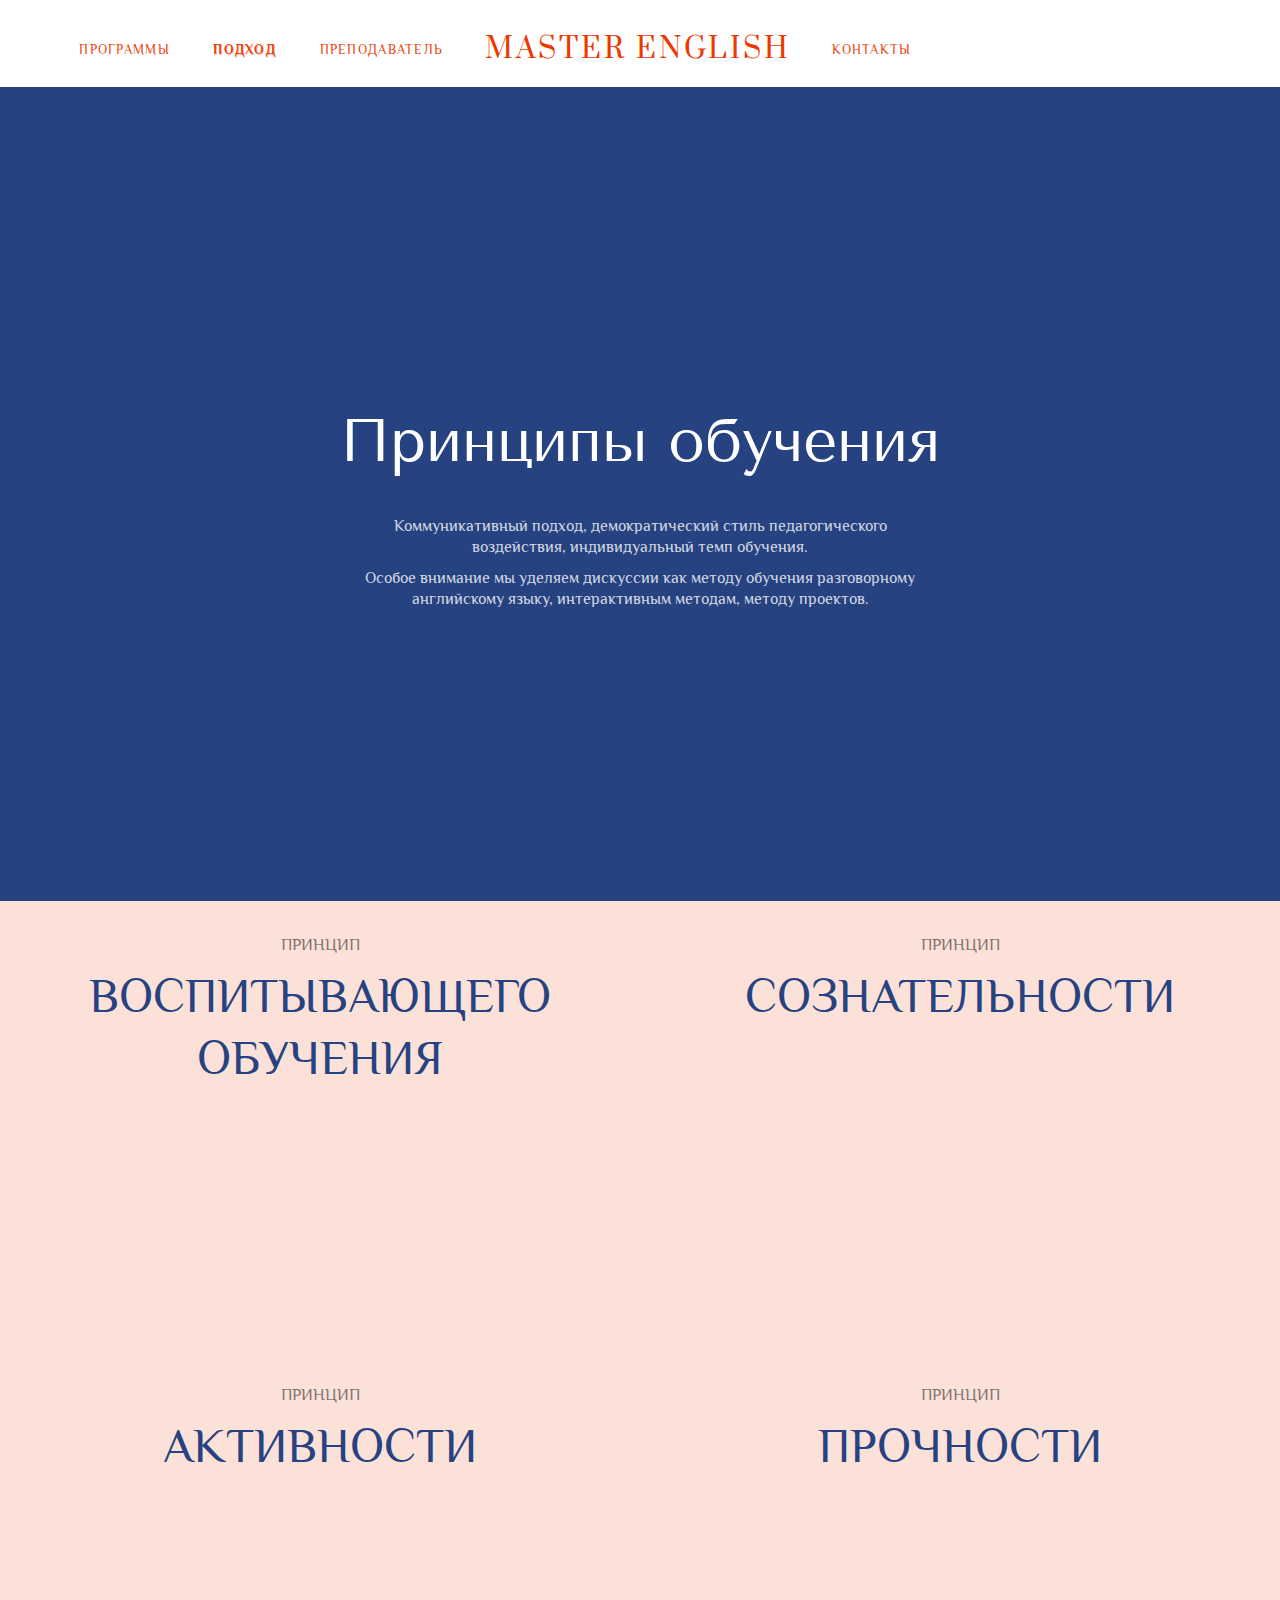
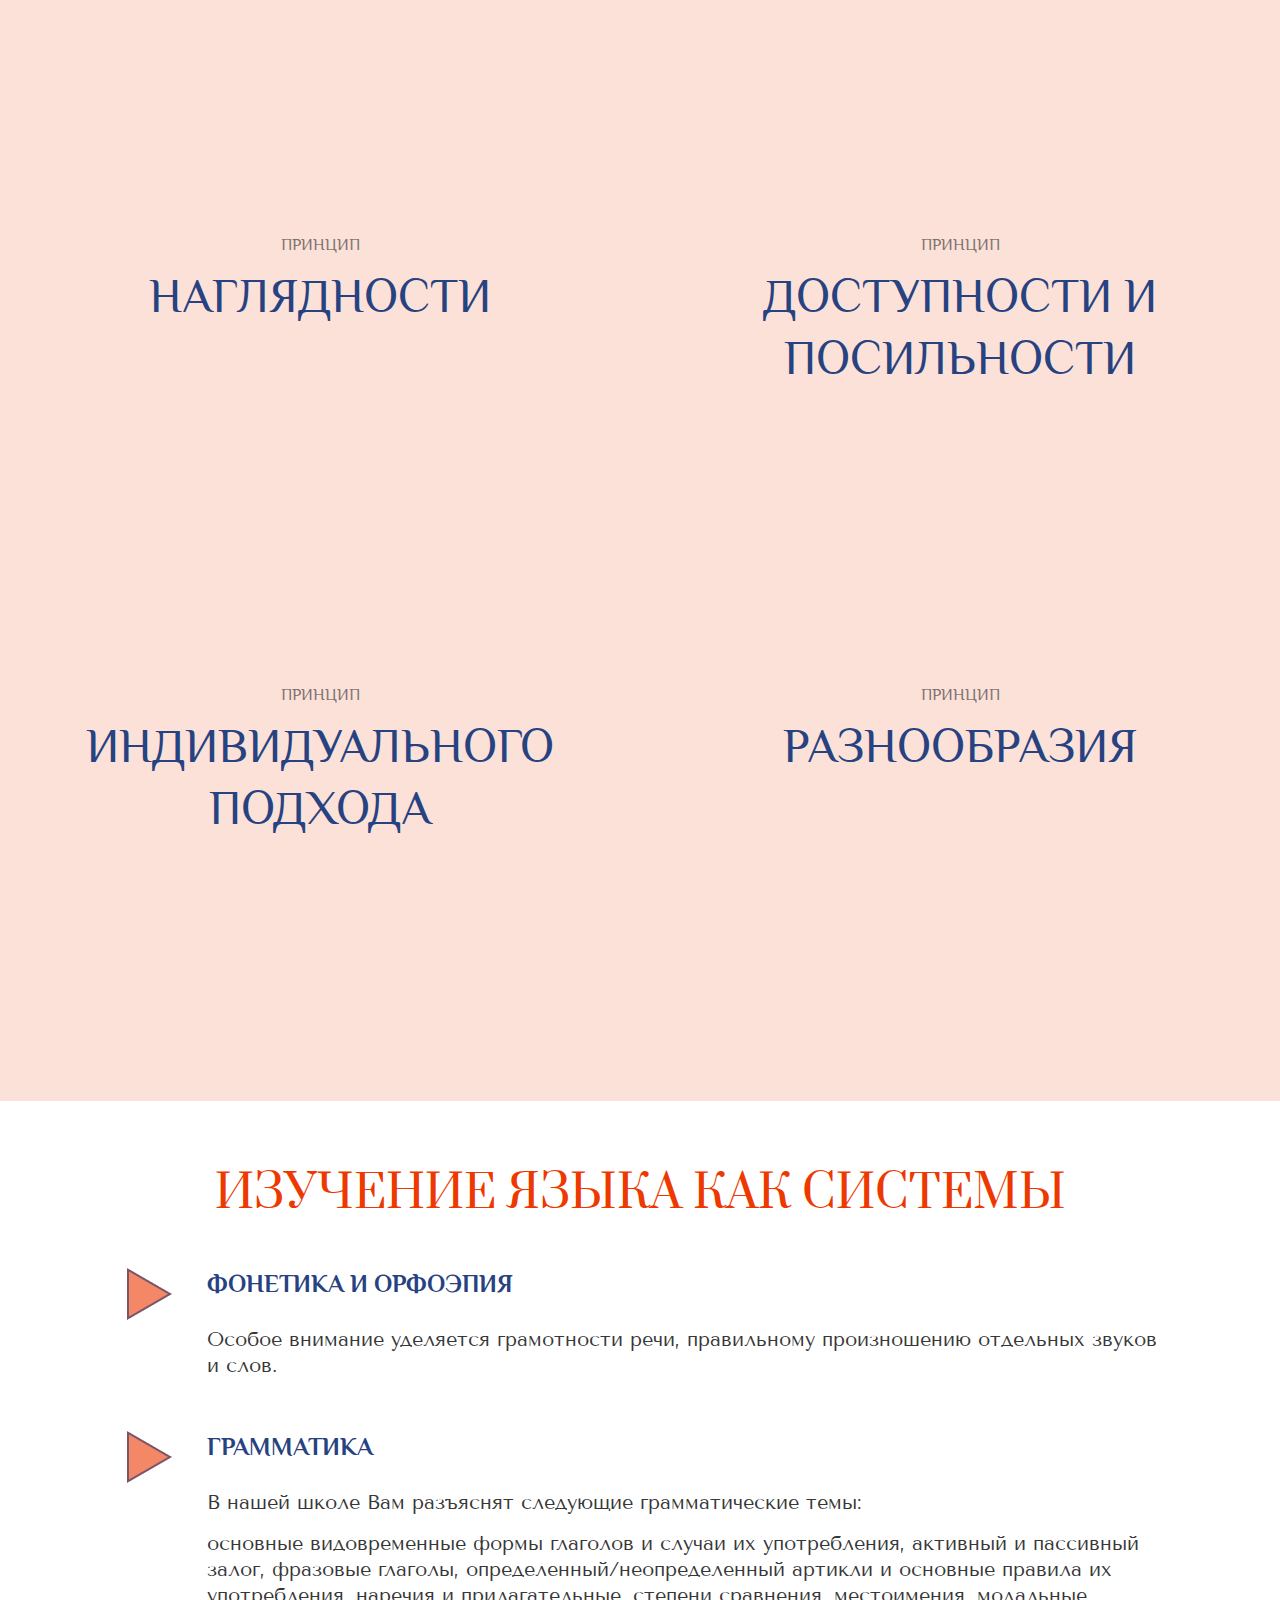
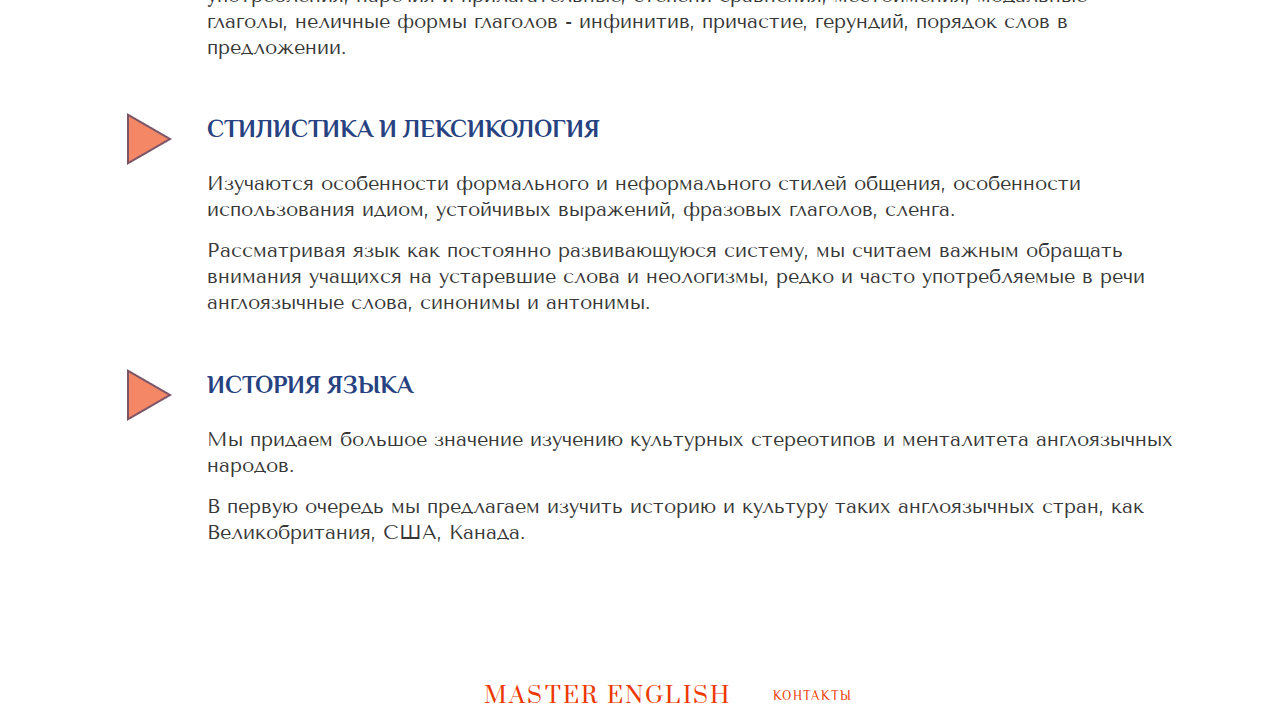
<file: training.html>
<!DOCTYPE html>
<html lang="ru">
<head>
    <meta http-equiv="Content-Type" content="text/html; charset=utf-8">
    <title>Принципы обучения</title>
    <meta name="description" content="Школа Master English основывает обучение на общедидактических и психолого-педагогических принципов, учитывающих механизмы работы мозга.">
    <meta name="viewport" content="width=device-width, initial-scale=1">
    <link rel="icon" href="/favicon.ico">
    <link rel="icon" type="image/svg+xml" href="icon.svg">
    <link rel="apple-touch-icon" href="/apple-touch-icon.png">
    <link rel="preconnect" href="https://fonts.gstatic.com">
    <link href="https://fonts.googleapis.com/css2?family=Philosopher&family=Prata&family=Tenor+Sans&display=swap" rel="stylesheet">
    <link rel="stylesheet" href="css/reset.css">
    <link rel="stylesheet" href="css/style.css">
</head>
<body class="page">
    <h1 class="visually-hidden">Принципы обучения</h1>
    <header class="page__header">
        <nav class="menu js-menu">
            <h2 class="visually-hidden">Основная навигация</h2>
            <ul class="menu__list">
                <li class="menu__item"><a href="services.html" class="menu__link">Программы</a></li>
                <li class="menu__item menu__item--active"><a href="training.html" class="menu__link">Подход</a></li>
                <li class="menu__item"><a href="teacher.html" class="menu__link">Преподаватель</a></li>
                <li class="menu__item logo"><a lang ="en" href="/" class="menu__link logo__text">Master English</a></li>
                <li class="menu__item"><a href="contacts.html" class="menu__link">Контакты</a></li>
            </ul>
            <svg class="menu__trigger" viewBox="0 0 62 55" fill="none" xmlns="http://www.w3.org/2000/svg">
                <line y1="-2.5" x2="60" y2="-2.5" transform="matrix(1 0 -0.0285162 0.999593 0.983398 5)" stroke="#ED3900" stroke-width="5"/>
                <line y1="-2.5" x2="60" y2="-2.5" transform="matrix(1 0 -0.0285162 0.999593 0.983398 30)" stroke="#ED3900" stroke-width="5"/>
                <line y1="-2.5" x2="60" y2="-2.5" transform="matrix(1 0 -0.0285162 0.999593 0.983398 55)" stroke="#ED3900" stroke-width="5"/>
            </svg>
        </nav>
    </header>
    <main class="content">
        <section class="hero">
            <h2 class="visually-hidden">Превью</h2>
            <p class="hero__title">Принципы обучения</p>
            <p class="hero__copy">Коммуникативный подход, демократический стиль педагогического воздействия, индивидуальный темп обучения.</p>
            <p class="hero__copy">Особое внимание мы уделяем дискуссии как методу обучения разговорному английскому языку, интерактивным методам, методу проектов.</p>
        </section>
        <section class="grid-cards">
            <h2 class="visually-hidden">Принципы обучения</h2>
            <div class="grid-cards__item card-feature">
                <h3 class="content__subtitle card-feature__title"><span class="card-feature__pre-title">Принцип</span> воспитывающего обучения</h3>
                <p class="content__text card-feature__text">Иностранный язык способствует формированию у учащихся культуры интеллектуального труда, культуры общения и речевого поведения, содействует развитию общих учебных умений, так как он относится к разряду предметов, требующих большой системной работы со стороны учащихся.</p>
                <p class="content__text card-feature__text">Осмысление должно обеспечиваться через: ситуативную обусловленность предлагаемого материала для усвоения;  контекст и другие языковые средства, способные обеспечить догадку; наглядность; перевод на родной язык;  выделение характерных признаков в усваемом материале.</p>
            </div>
            <div class="grid-cards__item card-feature">
                <h3 class="content__subtitle card-feature__title"><span class="card-feature__pre-title">Принцип</span> сознательности</h3>
                <p class="content__text card-feature__text">Учащиеся должны понимать как форму, так и содержание усваемого материала. Навыки и умения вырабатываются значительно быстрее в том случае, когда процесс их образования под влиянием речевой практики подвергается речевой осмысленности.</p>
            </div>
            <div class="grid-cards__item card-feature">
                <h3 class="content__subtitle card-feature__title"><span class="card-feature__pre-title">Принцип</span> активности</h3>
                <p class="content__text card-feature__text">Достижение сознательности учащихся связано с их активностью. Учащиеся должны чувствовать потребность в изучении иностранного языка и иметь необходимые предпосылки для удовлетворения этой потребности.</p>
                <p class="content__text card-feature__text">Основными источниками являются мотивация, желание, интерес. Мы стараемся повышать мотивацию учащихся к учению путем подбора интересных заданий, учета целей и потребностей учащихся при отборе учебных материалов. Мы стараемся сделать процесс изучения английского языка личностно-значимым и увлекательным для каждого ученика.</p>
            </div>
            <div class="grid-cards__item card-feature">
                <h3 class="content__subtitle card-feature__title"><span class="card-feature__pre-title">Принцип</span> прочности</h3>
                <p class="content__text card-feature__text">Этот принцип выражается в том, что вводимые в память учащегося слова, словосочетания и грамматические структуры должны в ней удерживаться, сохраняться, чтобы учащийся мог извлечь из нее нужные единицы всякий раз, когда у него возникает необходимость в их применении. Принцип прочности предполагает регулярное повторение изученного материала с целью его закрепления в памяти мозга путем формирования нейронных связей.</p>
                <p class="content__text card-feature__text">Для обеспечения прочности усвоения английского языка мы стараемся опираться на интеллектуальные и эмоциональные сферы учащегося, организуем многократное повторение усваемого материала в разнообразных упражнениях, стимулируем применение изучаемого материала, предлагая личностно-значимые задания, устанавливаем обратную связь с помощью разных видов контроля знаний и умений.</p>
            </div>
            <div class="grid-cards__item card-feature">
                <h3 class="content__subtitle card-feature__title"><span class="card-feature__pre-title">Принцип</span> наглядности</h3>
                <p class="content__text card-feature__text">Наглядность - это специально организованный показ языкового материала с целью помочь обучающемуся в его понимании, усвоении и использовании.</p>
            </div>
            <div class="grid-cards__item card-feature">
                <h3 class="content__subtitle card-feature__title"><span class="card-feature__pre-title">Принцип</span> доступности и посильности</h3>
                <p class="content__text card-feature__text">Обучение должно осуществляться на уровне возможностей детей, чтобы они не испытывали непреодолимых трудностей. Доступность обеспечивается как самим материалом, его организацией, так и методикой работы с ним на занятии.</p>
            </div>
            <div class="grid-cards__item card-feature">
                <h3 class="content__subtitle card-feature__title"><span class="card-feature__pre-title">Принцип</span> индивидуального подхода</h3>
                <p class="content__text card-feature__text">При обучении иностранному языку индивидуален не только сам процесс овладения, но и объект усвоения - речь человека, как способ выражения мысли средствами языка. Мы стараемся учитывать разные типы мышления у учащихся - образный, логический и т.д., детально изучаем учащихся, выясняем их возможности, интересы, увлечения; используем дифференцированные задания с учетом возможностей и интересов учащихся, учитываем индивидуальные особенности при выполнении учащимися коммуникативных задач.</p>
            </div>
            <div class="grid-cards__item card-feature">
                <h3 class="content__subtitle card-feature__title"><span class="card-feature__pre-title">Принцип</span> разнообразия</h3>
                <p class="content__text card-feature__text">Мы стараемся разнообразить учебный процесс с помощью различных методик обучения, гибкой организации учебного процесса, поскольку мы полагаем, что однообразное ведение занятия вызывает скуку, потерю познавательного интереса, быструю утомляемость мозга.</p>
            </div>
        </section>
        <section class="wrapper">
            <h2 class="content__title">Изучение языка как системы</h2>
            <ul class="list-features">
                <li class="list-features__item">
                    <p class="content__subtitle list-features__title">Фонетика и орфоэпия</p>
                    <p class="content__text list-features__text">Особое внимание уделяется грамотности речи, правильному произношению отдельных звуков и слов.</p>
                </li>
                <li class="list-features__item">
                    <p class="content__subtitle list-features__title">Грамматика</p>
                    <p class="content__text list-features__text">В нашей школе Вам разъяснят следующие грамматические темы:</p>
                    <p class="content__text list-features__text">основные видовременные формы глаголов и случаи их употребления, активный и пассивный залог, фразовые глаголы, определенный/неопределенный артикли и основные правила их употребления, наречия и прилагательные, степени сравнения, местоимения, модальные глаголы, неличные формы глаголов - инфинитив, причастие, герундий, порядок слов в предложении.</p>
                </li>
                <li class="list-features__item">
                    <p class="content__subtitle list-features__title">Стилистика и лексикология</p>
                    <p class="content__text list-features__text">Изучаются особенности формального и неформального стилей общения, особенности использования идиом, устойчивых выражений, фразовых глаголов, сленга.</p>
                    <p class="content__text list-features__text">Рассматривая язык как постоянно развивающуюся систему, мы считаем важным обращать внимания учащихся на устаревшие слова и неологизмы, редко и часто употребляемые в речи англоязычные слова, синонимы и антонимы.</p>
                </li>
                <li class="list-features__item">
                    <p class="content__subtitle list-features__title">История языка</p>
                    <p class="content__text list-features__text">Мы придаем большое значение изучению культурных стереотипов и менталитета англоязычных народов.</p>
                    <p class="content__text list-features__text">В первую очередь мы предлагаем изучить историю и культуру таких англоязычных стран, как Великобритания, США, Канада.</p>
                </li>
            </ul>
        </section>
    </main>
    <footer class="page__footer">
        <nav class="menu menu--hidden menu--small">
            <h2 class="visually-hidden">Нижний колонтитул</h2>
            <ul class="menu__list">
                <li class="menu__item logo logo--small"><a lang="en" href="/" class="menu__link logo__text">Master English</a></li>
                <li class="menu__item"><a href="contacts.html" class="menu__link">Контакты</a></li>
            </ul>
        </nav>
    </footer>
    <script src="script.js" type="text/javascript"></script>
</body>
</html>
</file>
<file: css/style.css>
body, html {
    color: rgb(0, 0, 0);
    color: rgba(0, 0, 0, 0.8);
    font-family: "Tenor Sans", sans-serif;
    font-size: 20px;
    font-weight: normal;
    width: calc(100vw - (100vw - 100%));
    word-wrap: break-word;
}

.visually-hidden {
    clip: rect(0 0 0 0);
    clip-path: inset(50%);
    height: 1px;
    overflow: hidden;
    position: absolute;
    white-space: nowrap;
    width: 1px;
}

.page__header {
    height: 75px;
    background-color: #fff;
    z-index: 1;
}

@media screen and (min-width: 1200px) and (max-width: 1800px) {
    .page__header {
        height: auto;
        padding: 2.5% 4.5% 1.5%;
    }

    .page__footer {
        padding: 1.5% 6.5% 1% 36.25%;
    }
}

@media screen and (min-width: 1800px) {
    .page__header {
        height: auto;
        padding: 2.5% 4.5% 1.5%;
    }

    .page__footer {
        padding: 1.5% 6.5% 1% 36.25%;
    }
}

.menu {
    height: auto;
    overflow: hidden;
    position: absolute;
    right: 0; left: 0;

    background: rgb(255, 255, 255);
}

.menu--hidden {
    height: 75px;
}

.menu__list {
    align-items: stretch;
    display: flex;
    flex-flow: column nowrap;
    justify-content: flex-start;
}


.menu__link {
    border-bottom: 1px solid rgb(234, 168, 147);
    border-bottom: 1px solid rgba(237, 57, 0, 0.25);
    color: rgb(237, 57, 0);
    display: block;
    font-family: "Philosopher", sans-serif;
    font-size: 0.7rem;
    letter-spacing: 0.1em;
    padding: 1.25em 1em 1em;
    text-align: left;
    text-transform: uppercase;
}

.menu__trigger {
    font-size: 6.5vw;
    height: 6vw;
    width: 6vw;
    padding: 0.7em 0.5em;
    top: 35px; right: 0;
    transform: translateY(-50%);
    position: absolute;
    transition: transform 600ms;
}

.menu__trigger--close :nth-child(1) {
    transform-origin: top left;
    transform: rotate(45deg) translateX(16.5%) translateY(3%);

}

.menu__trigger--close :nth-child(2) {
    opacity: 0;
}

.menu__trigger--close :nth-child(3) {
    transform-origin: top right;
    transform: rotate(-45deg) translateX(-16.5%);
}

@media screen and (min-width: 450px) and (max-width: 1200px) {
    .menu__trigger {
        font-size: 1.5rem;
        height: 30px;
        width: 30px;
    }
}

.menu__link:active,
.menu__link:focus,
.menu__link:hover {
    text-shadow: 1px 1px rgb(234, 168, 147);
    text-shadow: 1px 1px rgba(237, 57, 0, 0.35);
}

.menu__item--active .menu__link {
    font-weight: 700;
    text-shadow: 1px 1px rgb(234, 168, 147);
    text-shadow: 1px 1px rgba(237, 57, 0, 0.35);
}

@media screen and (min-width: 1200px) {
    .menu {
        position: relative;
    }

    .menu--hidden {
        height: auto;
    }

    .menu__trigger {
      display: none;
    }

    .menu__list {
        align-items: center;
        flex-direction: row;
        justify-content: flex-start;
    }

    .menu__link {
        border-bottom: none;
        font-size: 1vw;
        padding: 0.5em 1.7em;
        text-align: center;
        white-space: pre;
    }
}

.logo {
    order: -1;
    text-align: center;
    height: 75px;
    display: flex;
    flex-flow: column nowrap;
    justify-content: center;
}

.logo__text {
    border-bottom: none;
    font-family: 'Prata', serif;
    font-size: 6.5vw;
    padding: 0.7em 2em 0.5em;
    text-align: center;
}


.logo--small .logo__text {
    font-size: 1rem;
}

@media screen and (min-width: 450px) and (max-width: 1200px) {
    .logo__text {
        font-size: 1.4rem;
    }
}

@media screen and (min-width: 1200px) {
    .logo {
        margin: 0 1em;
        order: 0;
        height: auto;
        display: block;
        flex-flow: column nowrap;
        justify-content: center;
    }

    .logo__text {
        font-size: 2.15vw;
        padding: 0;
        text-align: center;
    }

    .logo--small .logo__text {
        font-size: 1.75vw;
    }
}

.hero {
    background-color: rgb(39, 66, 128);
    padding: 10% 10%;
}

.hero__title {
    color: rgb(255, 255, 255);
    font-size: 1.5rem;
    margin: 0.5em auto;
    overflow: hidden;
    text-align: center;
}

.hero__copy {
    color: rgb(255, 255, 255);
    color: rgba(255, 255, 255, 0.8);
    font-family: 'Philosopher', sans-serif;
    font-size: 0.667rem;
    margin: 0.5em auto;
    text-align: center;
}

@media screen and (min-width: 350px) and (max-width: 600px) {
    .hero__title {
        font-size: 1.75rem;
    }
}

@media screen and (min-width: 600px) and (max-width: 900px) {
    .hero__title {
        font-size: 2.33rem;
    }
}

@media screen and (min-width: 900px) and (max-width: 1200px) {
    .hero__title {
        font-size: 2.33rem;
    }
}

@media screen and (min-width: 1200px) {
    .hero {
        align-items: center;
        display: flex;
        flex-flow: column nowrap;
        height: calc(100vh - 6.73vw);
        min-height: 400px;
        justify-content: center;
        padding: 0;
    }

    .hero__title {
        font-size: 3rem;
        max-width: 60%;

    }

    .hero__copy {
        font-size: 0.8rem;
        margin: 0.35em auto;
        max-width: 45%;
    }
}

@media screen and (min-width: 1200px) and (max-width: 1800px) {
    .hero {
        min-height: 400px;
    }

    .hero__title {
        font-size: 3rem;

    }

    .hero__copy {
        font-size: 0.8rem;
    }
}

@media screen and (min-width: 1800px) {
    .hero {
        min-height: 550px;
    }

    .hero__title {
        font-size: 4.5rem;

    }

    .hero__copy {
        font-size: 1rem;
    }
}

.wrapper {
    padding: 40px 35px 0;
}

.wrapper:last-child {
    padding-bottom: 20px;
}

.wrapper--reset-sides {
    padding-left: 0;
    padding-right: 0;
}

@media screen and (min-width: 600px) and (max-width: 900px) {
    .wrapper {
        padding: 40px 50px 0;
    }

    .wrapper:last-child {
        padding-bottom: 30px;
    }

    .wrapper--reset-sides {
        padding-left: 0;
        padding-right: 0;
    }
}

@media screen and (min-width: 900px) and (max-width: 1200px) {
    .wrapper {
        padding: 5% 7.22% 0;
    }

    .wrapper:last-child {
        padding-bottom: 3.89%
    }

    .wrapper--reset-sides {
        padding-left: 0;
        padding-right: 0;
    }
}

@media screen and (min-width: 1200px) and (max-width: 1800px) {
    .wrapper {
        padding: 5% 8.33% 0;
    }

    .wrapper:last-child {
        padding-bottom: 5%;
    }

    .wrapper--reset-sides {
        padding-left: 0;
        padding-right: 0;
    }

}

@media screen and (min-width: 1800px)  {
    .wrapper {
        padding: 5% 13.54% 0;
    }

    .wrapper:last-child {
        padding-bottom: 5%;
    }

    .wrapper--reset-sides {
        padding-left: 0;
        padding-right: 0;
    }
}

.content__title {
    color: rgb(237, 57, 0);
    font-family: "Prata", serif;
    font-size: 1.15rem;
    margin-bottom: 1em;
    text-align: center;
    text-transform: uppercase;
}

@media screen and (min-width: 350px) and (max-width: 600px) {
    .content__title {
        font-size: 1.4rem;
    }
}

@media screen and (min-width: 600px) and (max-width: 900px) {
    .content__title {
        font-size: 1.75rem;
    }
}

@media screen and (min-width: 900px) and (max-width: 1200px) {
    .content__title {
        font-size: 2rem;
    }
}

@media screen and (min-width: 1200px) and (max-width: 1800px) {
    .content__title {
        font-size: 2.25rem;
    }
}

@media screen and (min-width: 1800px)  {
    .content__title {
        font-size: 2.5rem;
    }
}

.content__text {
    font-size: 0.75rem;
    margin-bottom: 0.35em;
    text-align: left;
}

.content__text--strong {
    color: rgb(237, 57, 0);
    text-shadow: 1px 1px rgb(234, 168, 147);
    text-shadow: 1px 1px rgba(237, 57, 0, 0.35);
}

.content__subtitle {
    color: rgb(39, 66, 128);
    font-family: "Philosopher", sans-serif;
    font-size: 0.85em;
    font-weight: 700;
    margin: 0 auto 1em;
    text-transform: uppercase;
}

@media screen and (min-width: 600px) {
    .content__text--center-desktop {
        text-align: center;
    }
}

@media screen and (min-width: 600px) and (max-width: 1200px)  {
    .content__subtitle {
        font-size: 1rem;
    }
}

@media screen and (min-width: 1200px)  {
    .content__text {
        font-size: 1rem;
    }

    .content__subtitle {
        font-size: 1.25rem;
    }
}

.table-skills {
    align-items: stretch;
    display: flex;
    flex-flow: column nowrap;
    justify-content: flex-start;

}

.table-skills__item  {
    box-sizing: content-box;
    margin-top: 8.33%;
}

.table-skills__title {
    margin-bottom: 1em;
    text-align: left;
}

.table-skills__text {
    margin-bottom: 0.75em;
    text-align: left;
}

@media screen and (min-width: 600px) {
    .table-skills__title {
        text-align: center;
    }

    .table-skills__text {
        text-align: center;
    }
}

@media screen and (min-width: 600px) and (max-width: 1500px) {
    .table-skills {
        flex-flow: row wrap;
        justify-content: space-between;
    }

    .table-skills__item {
        flex-basis: calc(50% - 6em);
        padding-left: 3em;
        padding-right: 3em;
    }

    .table-skills__text {
        margin-bottom: 0.75em;
    }
}

@media screen and (min-width: 1500px) {
    .table-skills {
        flex-flow: row nowrap;
        margin: 5% auto;
    }

    .table-skills__item {
        flex-basis: calc(25% - 4em);
        margin-top: 0;
        padding-left: 2em;
        padding-right: 2em;
    }
}

.list-features__item {
    margin-bottom: 50px;
    position: relative;
}

.list-features__title {
    margin: 0 auto 1em;
    text-align: left;
}

.list-features__text {
    margin: 0 auto 0.75em;
    text-align: left;
}

@media screen and (min-width: 1200px) and (max-width: 1800px) {
    .list-features__item {
        margin-bottom: 5%;
        margin-left: 100px;
    }

    .list-features__item::before {
        content: url("../img/list-item.png");
        position: absolute;
        top: 0; left: -80px;
    }
}

@media screen and (min-width: 1800px)  {
    .list-features__item {
        margin-bottom: 5%;
        margin-left: 120px;
    }

    .list-features__item::before {
        content: url("../img/list-item.png");
        position: absolute;
        top: 0; left: -100px;
    }
}

.two-up__aside {
    background-color: rgb(1, 33, 105);
    height: 66.66vw;
    margin-bottom: 50px;
    overflow: hidden;
    position: relative;
}

.two-up__image {
    margin-bottom: -25%;
    position: absolute;
    right: 50%; bottom: 0;
    transform: translateX(50%);
    width: 75%;
}

.two-up__body {
    padding: 0 50px 50px;
}

.two-up__body:last-child {
    padding-bottom: 0;
}

@media screen and (min-width: 600px) and (max-width: 900px) {
    .two-up__aside {
        height: 50vw;
    }

    .two-up__image {
        margin-bottom: -35%;
        width: 66.66%;
    }
}

@media screen and (min-width: 900px) and (max-width: 1200px) {
    .two-up__aside {
        height: 50vw;
    }

    .two-up__image {
        margin-bottom: -16.66%;
        width: 44.44%;
    }
}

@media screen and (min-width: 1200px) {
    .two-up {
        align-items: stretch;
        display: flex;
        flex-flow: row nowrap;
        justify-content: center;
}

    .two-up__aside {
        flex-basis: 50%;
        height: 38.89vw;
        position: relative;
    }

    .two-up__image {
        margin-bottom: -7.55%;
        position: absolute;
        transform: translateX(65%);
        width: 55.66%;
    }

    .two-up__body {
        flex-basis: 50%;
        padding: 0;
    }

    .two-up__body:last-child {
        margin-left: 65px;
        padding-right: 13.54%;
    }

    .two-up__body:first-child {
        margin-right: 65px;
        padding-left: 13.54%;
    }
}

.two-up__text {
    text-align: left;
}


@media screen and (min-width: 1200px) and (max-width: 1500px) {
    .two-up__text {
        font-size: 1rem;
    }
}

@media screen and (min-width: 1500px) {
    .two-up__text {
        font-size: 1.5rem;
        font-weight: 400;
    }
}

.grid-cards {
    align-items: stretch;
    display: flex;
    flex-flow: column nowrap;
    justify-content: center;
}

.grid-cards__item {
    overflow: hidden;
}

@media screen and (min-width: 900px) {
    .grid-cards {
        flex-flow: row wrap;
    }

    .grid-cards__item {
        flex-basis: 30%;
        flex-grow: 1;
        flex-shrink: 1;
        height: 50vh;
    }
}

@supports (display: grid) {
    .grid-cards {
        display: grid;
    }

    @media screen and (min-width: 900px) {
        .grid-cards {
            grid-template-columns: 1fr 1fr;
        }
    }
}

.card-feature {
    background-color: rgb(250, 205, 191);
    background-color: rgba(237, 57, 0, 0.15);
    box-sizing: border-box;
    padding: 0 1em 1em;
}

.card-feature:first-of-type {
    padding-top: 1em;
}

.card-feature__text {
    font-family: "Philosopher", sans-serif;
    text-align: left;
}

.card-feature__title {
    font-size: 1rem;
}

@media screen and (min-width: 600px) and (max-width: 900px) {
    .card-feature__title {
        font-size: 1.25rem;
    }
}

@media screen and (min-width: 900px) {
    .card-feature {
        overflow: hidden;
        padding: 5.26% 2.1% 2.1%;
        word-break: keep-all;
    }

    .card-feature:first-of-type {
        padding-top: 5.26%;
    }

    .card-feature:hover,
    .card-feature:active {
        background-color: rgb(252, 225, 217);
        background-color: rgba(237, 57, 0, 0.25);
        padding-left: 5.26%;
        padding-right: 5.26%;
        transition: background 1s ease;
    }

    .card-feature:hover .card-feature__title,
    .card-feature:active .card-feature__title {
        display: none;
    }

    .card-feature:hover .card-feature__text,
    .card-feature:active .card-feature__text {
        display: block;
    }

    .card-feature__title {
        font-size: 3.75vw;
        font-weight: 400;
        height: calc(12.35vw + 1.3rem);
        overflow: hidden;
        text-align: center;
    }

    .card-feature__pre-title {
        color: rgb(0, 0, 0);
        color: rgba(0, 0, 0, 0.5);
        display: block;
        font-size: 0.35em;
        height: 1.3em;
        margin-bottom: 0.5em;
        text-align: center;

    }

    .card-feature__text {
        display: none;
        font-size: 1vw;
    }
}

.contacts-block {
    background-color: rgb(250, 205, 191);
    background-color: rgba(237, 57, 0, 0.15);
    min-height: calc(100vh - 75px);
}

.contacts-block__title {
    margin-top: 1.5em;
    text-align: left;
}

.contacts-block__title:first-child {
    margin-top: 0;
}

@media screen and (min-width: 1200px) and (max-width: 1800px) {
    .contacts-block {
        min-height: calc(100vh - 6.83vw);
    }
}

@media screen and (min-width: 1800px) {
    .contacts-block {
        min-height: calc(100vh - 6.83vw);
    }
}

.form-message__label {
    display: block;
    font-family: "Tenor Sans", sans-serif;
    font-size: 0.75rem;
    margin: 0.75em 0;
}

.form-message__field {
    background-color: rgb(127, 129, 161);
    background-color: rgba(1, 33, 105, 0.25);
    border: 1px solid rgb(1, 33, 105);
    border-radius: 3px;
    display: block;
    font-family: "Tenor Sans", sans-serif;
    font-size: 0.75rem;
    padding: 0.5em;
    width: 100%;
}

.form-message__button {
    background-color: rgb(1, 33, 105);
    border: none;
    border-radius: 5px;
    color: rgb(255, 255, 255);
    display: block;
    font-family: "Tenor Sans", sans-serif;
    font-size: 0.75rem;
    letter-spacing: 0.2em;
    margin: 1.25em 0 1.25em auto;
    padding: 0.75em 3em;
}

@media screen and (min-width: 1200px) {
    .form-message__label {
        font-size: 1rem;
    }

    .form-message__field {
        font-size: 1rem;
    }

    .form-message__button {
        font-size: 1rem;
    }
}

.photo-teacher {
    background-image: url("../img/teacher-hero_600.jpg");
    background-image: url("../img/teacher-hero_600.webp");
    background-position: center center;
    background-repeat: no-repeat;
    background-size: cover;
    height: 100vw;
    overflow: hidden;
    width: 100%;
}

.photo-teacher__caption {
    background-color: rgb(0, 0, 0);
    background-color: rgba(0, 0, 0, 0.25);
    color: rgb(255, 255, 255);
    font-family: 'Philosopher', sans-serif;
    font-size: 1.5rem;
    padding: 0.5em 1em;
}

@media screen and (min-width: 400px) and (max-width: 600px) {
    .photo-teacher {
        height: 75vw;
    }
}

@media screen and (min-width: 600px) and (max-width: 900px) {
    .photo-teacher {
        background-image: url("../img/teacher-hero_900.jpg");
        background-image: url("../img/teacher-hero_900.webp");
        height: 50vw;
    }

    .photo-teacher__caption {
        font-size: 1.75rem;
    }
}

@media screen and (min-width: 1200px) {
    .photo-teacher {
        background-image: url("../img/teacher-hero.jpg");
        background-image: url("../img/teacher-hero.webp");
        height: 25vw;
    }

}

@media screen and (min-width: 900px) and (max-width: 1200px) {
    .photo-teacher__caption {
        font-size: 2rem;
    }
}

@media screen and (min-width: 1200px) and (max-width: 1800px) {
    .photo-teacher__caption {
        font-size: 3rem;
    }
}

@media screen and (min-width: 1800px) {
    .photo-teacher__caption {
        font-size: 4rem;
    }
}

.title-block {
    background-color: rgb(252, 225, 217);
    background-color: rgba(237, 57, 0, 0.15);
    font-weight: 400;
    text-align: left;
    padding: 0.75em 1em;
    position: relative;
}

.title-block--with-wrapper {
    padding-left: calc(0.5em + 35px);
    right: 35px;
}

@media screen and (min-width: 600px) and (max-width: 900px) {
    .title-block {
        display: inline-block;
        width: 66.66%;
    }

    .title-block--with-wrapper {
        padding-left: calc(1em + 50px);
        right: 50px;
    }
}

@media screen and (min-width: 900px) and (max-width: 1200px) {
    .title-block {
        display: inline-block;
        padding: 1em 2em;
        width: 66.66%;
    }

    .title-block--with-wrapper {
        padding-left: calc(2em + 8.44%);
        right: 8.44%;
    }
}

@media screen and (min-width: 1200px) and (max-width: 1800px) {
    .title-block {
        display: inline-block;
        padding: 1em 2em;
        width: 80%;
    }

    .title-block--with-wrapper {
        padding-left: calc(2em + 10%);
        right: 10%;
    }
}

@media screen and (min-width: 1800px) {
    .title-block {
        display: inline-block;
        padding: 1em 2em;
        width: 80%;
    }

    .title-block--with-wrapper {
        padding-left: calc(2em + 18.57%);
        right: 18.57%;
    }
}

.table-date {
    align-items: stretch;
    display: flex;
    flex-flow: row wrap;
    justify-content: flex-start;
}

.table-date > :nth-child(2n + 1) {
    color: rgb(39, 66, 128);
    flex-grow: 0;
    font-family: 'Philosopher', sans-serif;
    font-weight: 700;
    width: 100px;
}

.table-date > :nth-child(2n) {
    margin-left: 0.5em;
    width: calc(100% - 0.5em - 100px);
}

@media screen and (min-width: 600px) {
    .table-date :nth-child(2n) {
        margin-left: 1.5em;
        width: calc(100% - 1.5em - 100px);
    }
}

@media screen and (min-width: 900px) {
    .table-date--full-date > :nth-child(2n + 1) {
        width: 175px;
    }

    .table-date--full-date > :nth-child(2n) {
        width: calc(100% - 1.5em - 175px);
    }
}

@media screen and (min-width: 1200px) {
    .table-date > :nth-child(2n + 1) {
        width: 150px;
    }

    .table-date > :nth-child(2n) {
        width: calc(100% - 1.5em - 150px);
    }

    .table-date--full-date > :nth-child(2n + 1) {
        width: 255px;
    }

    .table-date--full-date > :nth-child(2n) {
        width: calc(100% - 1.5em - 255px);
    }
}

@supports (display: grid) {
    .table-date {
        display: grid;
        grid-template-columns: 100px 1fr;
        margin: 1em 0;
        justify-content: flex-start;
    }

    .table-date > :nth-child(2n + 1) {
        color: rgb(39, 66, 128);
        font-family: 'Philosopher', sans-serif;
        font-weight: 700;
    }

    .table-date > :nth-child(2n) {
        margin-left: 0.5em;
    }

    .table-date > :nth-child(1n) {
        width: auto;
    }

    @media screen and (min-width: 600px) {
        .table-date > :nth-child(2n) {
            margin-left: 1.5em;
        }
    }

    @media screen and (min-width: 900px) {
        .table-date--full-date {
            grid-template-columns: 175px 1fr;
        }
    }

    @media screen and (min-width: 1200px) {
        .table-date {
            grid-template-columns: 150px 1fr;
        }

        .table-date--full-date {
            grid-template-columns: 225px 1fr;
        }
    }
}

.grid-photos {
    align-items: center;
    display: flex;
    flex-flow: row wrap;
    justify-content: flex-start;
}

.grid-photos__item {
    flex-basis: 200px;
    flex-grow: 1;
    flex-shrink: 0;
    margin: 0.25em;
    position: relative;
}

.grid-photos__item--double {
    flex-basis: 400px;
}

.grid-photos__item--triple {
    flex-basis: 400px;
}

.grid-photos__image {
    width: 100%;
}

.grid-photos__caption {
    background-color: rgb(0, 0, 0);
    background-color: rgba(0, 0, 0, 0.5);
    color: rgb(255, 255, 255);
    min-height: 2.6em;
    padding: 0.75em 1.5em;
    position: absolute;
    right: 0; bottom: 0; left: 0;
    margin-bottom: 7px;
}


@supports (display: grid) {
    .grid-photos {
        align-items: center;
        display: grid;
        grid-gap: 0.5em;
    }

    @media screen and (min-width: 600px) {
        .grid-photos {
            grid-template-columns: repeat(3, 1fr);
        }

        .grid-photos__item {
            grid-column: 1 span;
        }

        .grid-photos__item--double {
            grid-column: 2 span;
        }

        .grid-photos__item--triple {
            grid-column: 3 span;
        }
    }

    @media screen and (min-width: 900px) {
        .grid-photos {
            grid-template-columns: repeat(6, 1fr);
        }

        .grid-photos__item {
            grid-column: 1 span;
        }

        .grid-photos__item--double {
            grid-column: 2 span;
        }

        .grid-photos__item--triple {
            grid-column: 2 span;
        }
    }
}
</file>
